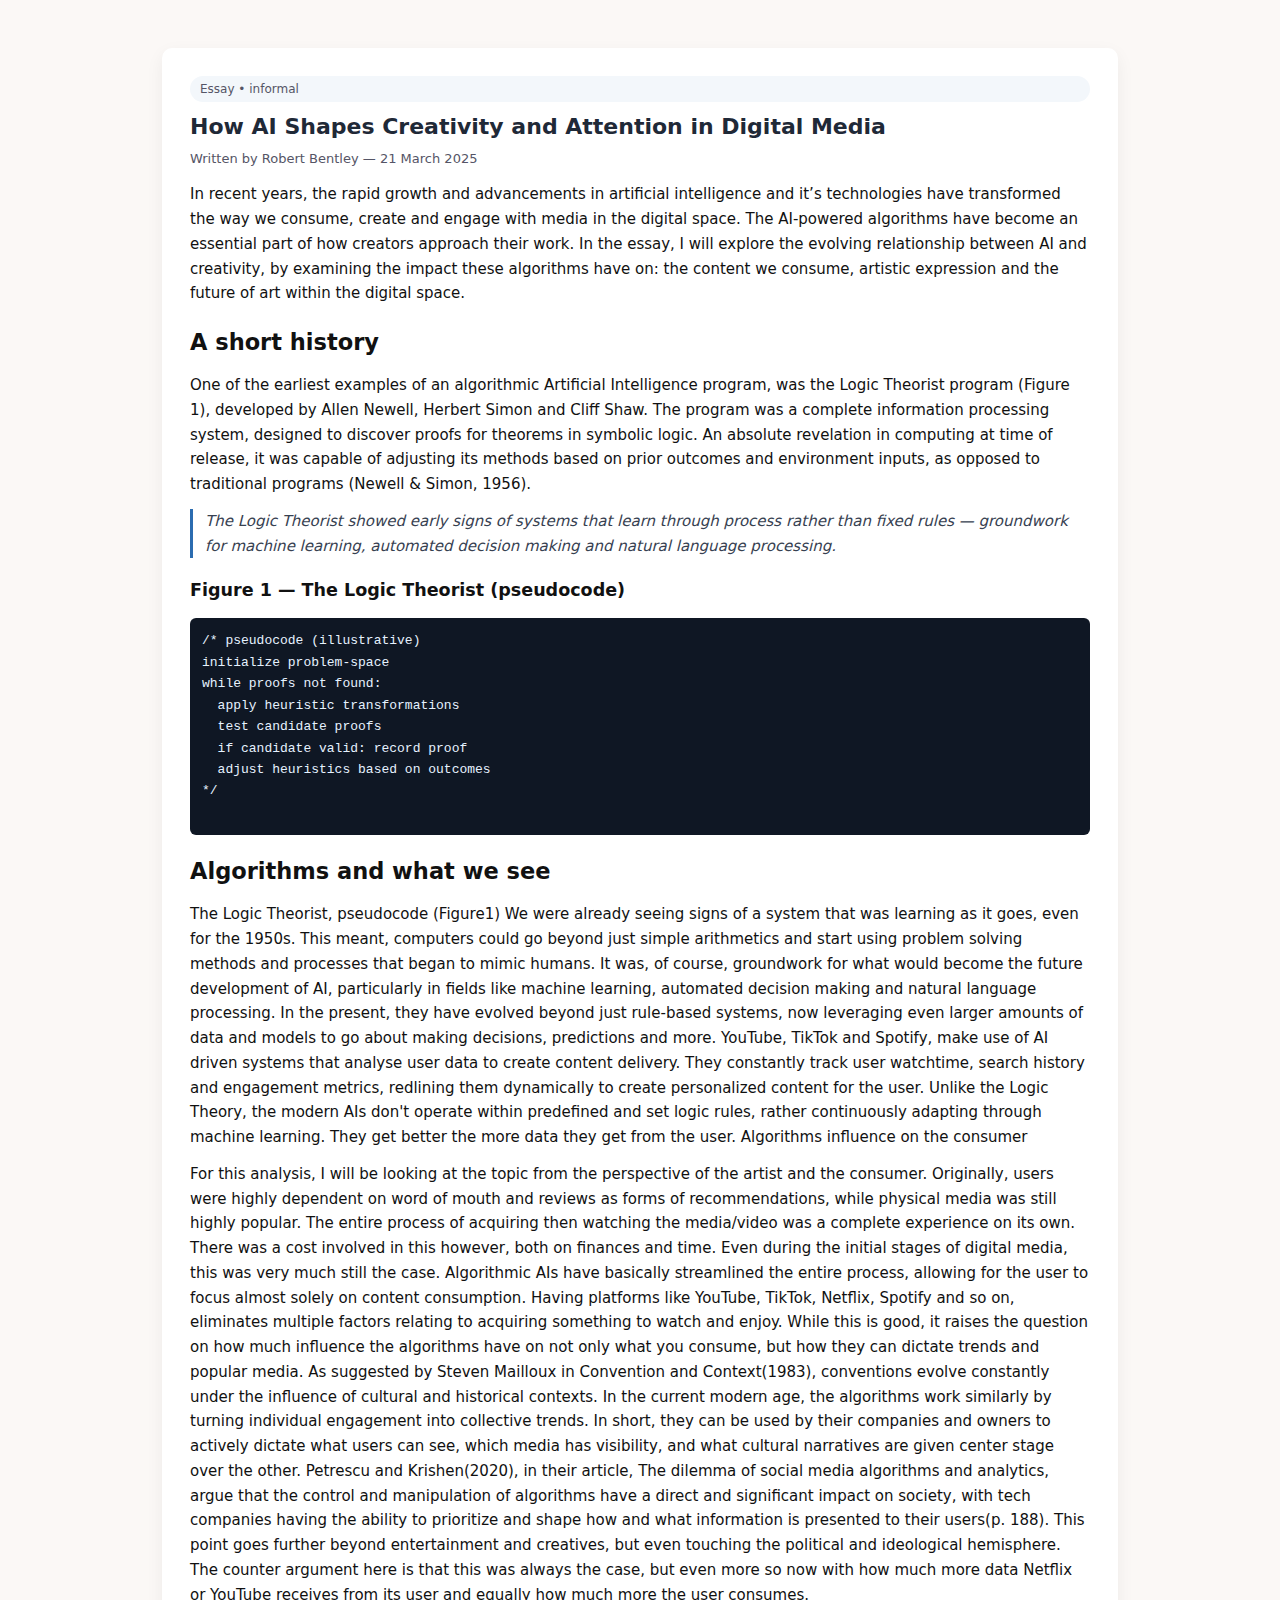
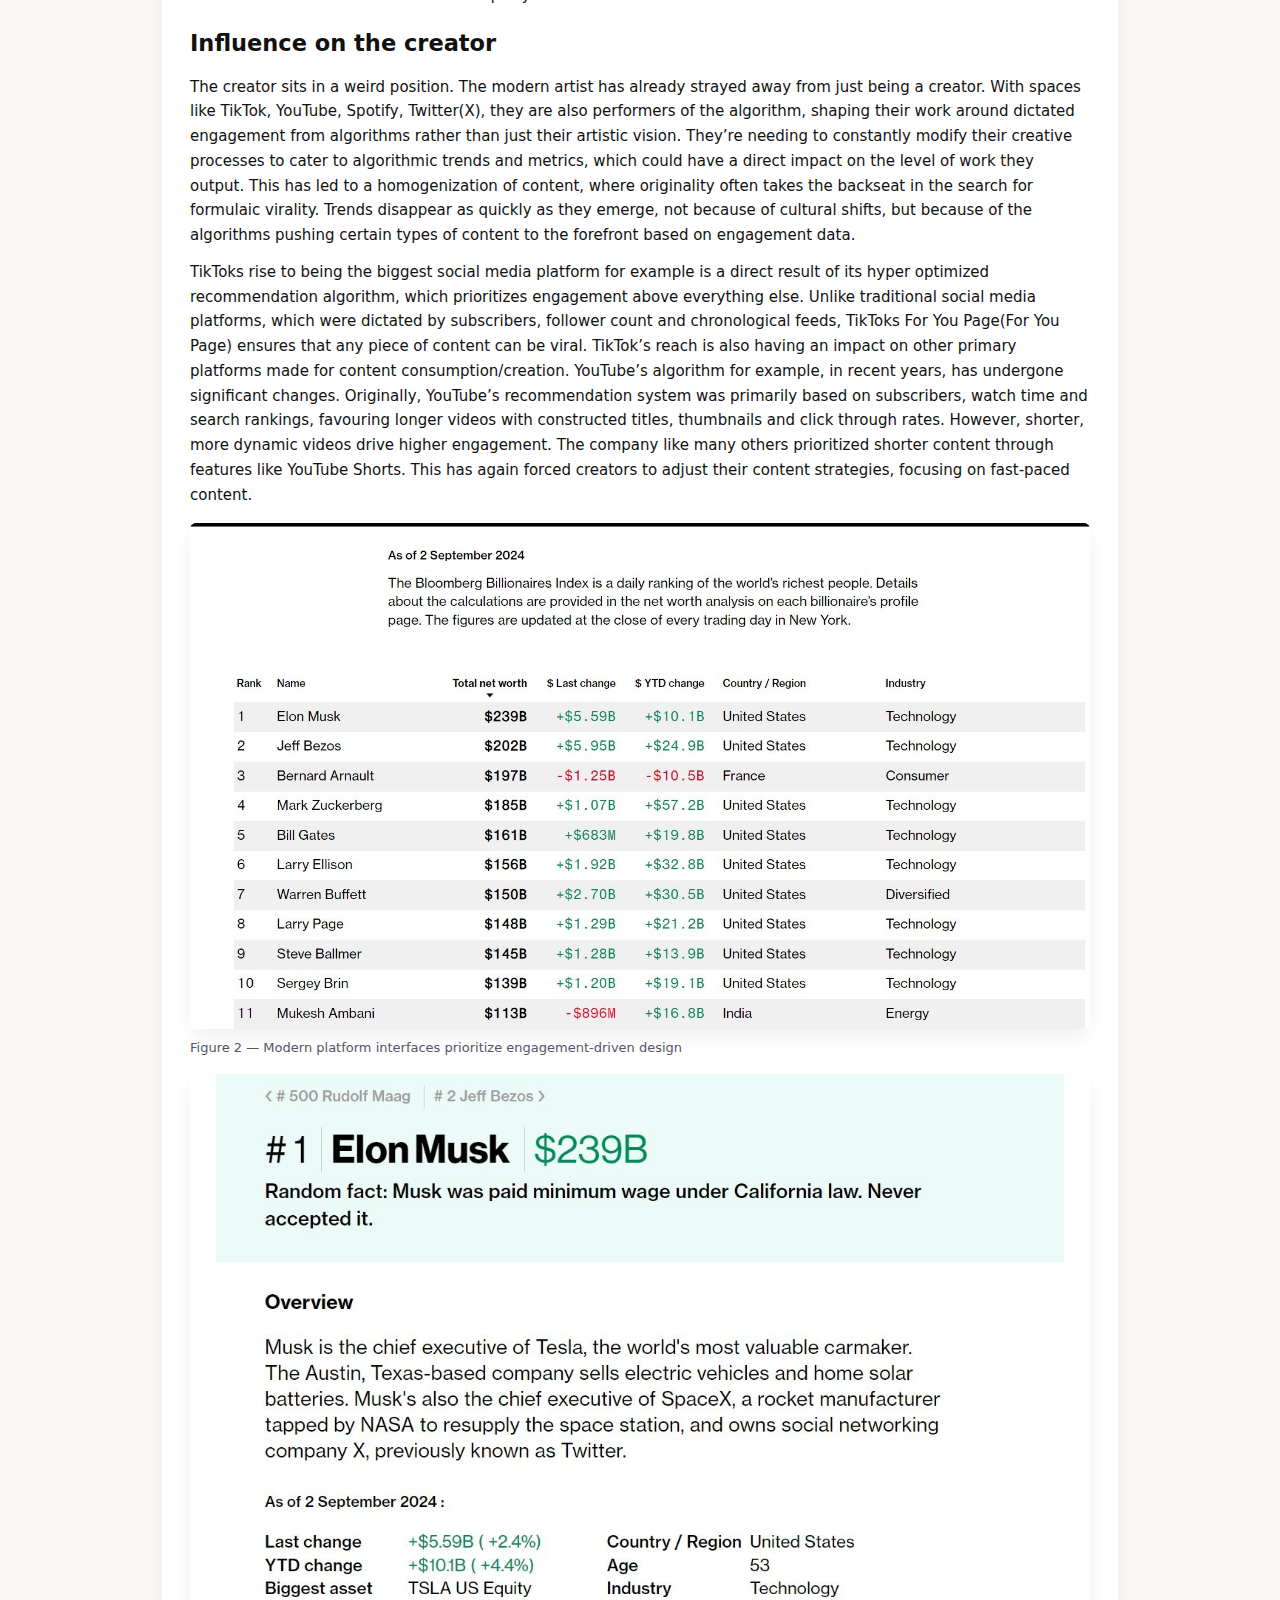
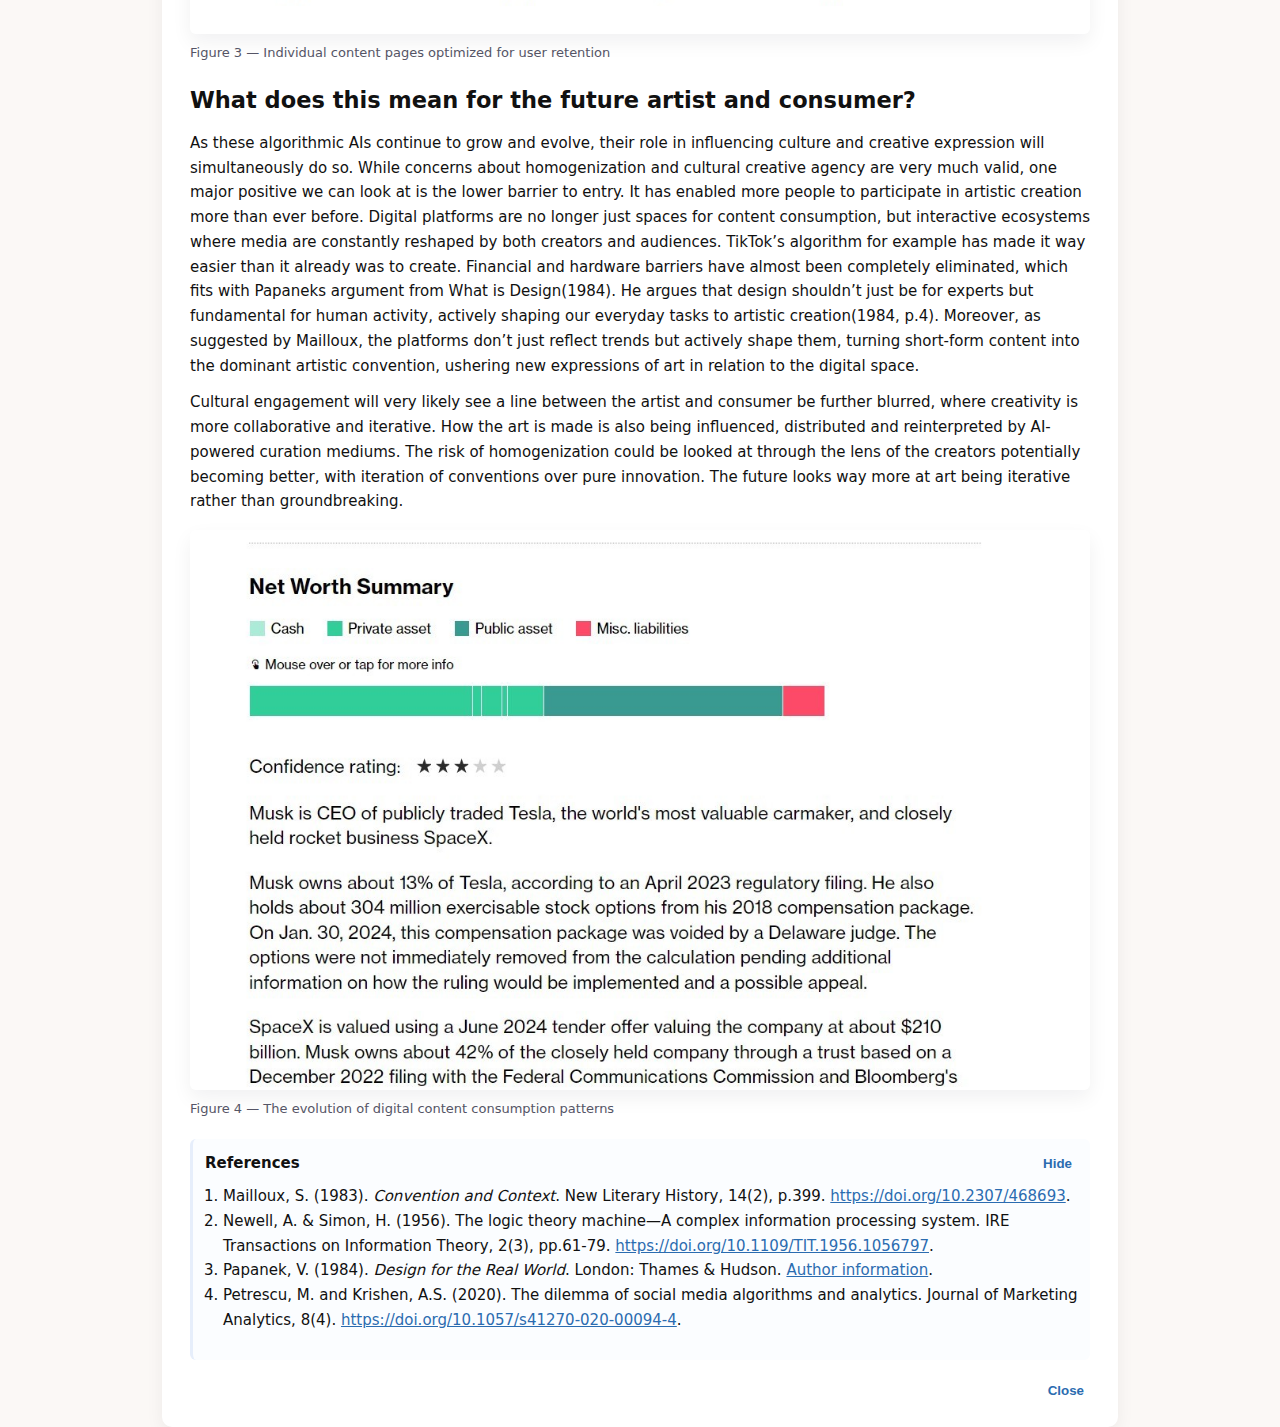
<file: Content/essays/AI-Creativity-Attention-2025.html>
<!doctype html>
<html lang="en">
<head>
<meta charset="utf-8" />
<meta name="viewport" content="width=device-width,initial-scale=1" />
<title>How AI Shapes Creativity and Attention — 21 Mar 2025</title>
<meta name="description" content="An essay exploring how AI-driven algorithms influence creators and audiences — effects on attention, creative practice, and cultural trends." />
<meta name="author" content="Robert Bentley" />
<meta name="robots" content="index,follow" />
<link rel="canonical" href="/Content/essays/AI-Creativity-Attention-2025.html" />
<!-- Open Graph -->
<meta property="og:title" content="How AI Shapes Creativity and Attention — 21 Mar 2025" />
<meta property="og:description" content="An essay exploring how AI-driven algorithms influence creators and audiences — effects on attention, creative practice, and cultural trends." />
<meta property="og:type" content="article" />
<meta property="og:url" content="/Content/essays/AI-Creativity-Attention-2025.html" />
<meta property="og:image" content="/Content/essays/images/Figure1%20Homepage%20and%20list%20with%20clickable%20features.jpg" />
<!-- Twitter Card -->
<meta name="twitter:card" content="summary_large_image" />
<meta name="twitter:title" content="How AI Shapes Creativity and Attention — 21 Mar 2025" />
<meta name="twitter:description" content="An essay exploring how AI-driven algorithms influence creators and audiences — effects on attention, creative practice, and cultural trends." />
<meta name="twitter:image" content="/Content/essays/images/Figure1%20Homepage%20and%20list%20with%20clickable%20features.jpg" />
<link rel="stylesheet" href="../../css/essays.css">

<script type="application/ld+json">
{
  "@context": "https://schema.org",
  "@type": "Article",
  "headline": "How AI Shapes Creativity and Attention — 21 Mar 2025",
  "description": "An essay exploring how AI-driven algorithms influence creators and audiences — effects on attention, creative practice, and cultural trends.",
  "author": { "@type": "Person", "name": "Robert Bentley" },
  "publisher": { "@type": "Organization", "name": "Robert Bentley Portfolio" },
  "datePublished": "2025-03-21",
  "dateModified": "2025-03-21",
  "mainEntityOfPage": { "@type": "WebPage", "@id": "/Content/essays/AI-Creativity-Attention-2025.html" },
  "image": ["/Content/essays/images/Figure1%20Homepage%20and%20list%20with%20clickable%20features.jpg"]
}
</script>
</head>
<body>
<div class="container" role="article" aria-labelledby="article-title">
  <header class="article-header">
    <span class="kicker">Essay • informal</span>
    <h1 id="article-title">How AI Shapes Creativity and Attention in Digital Media</h1>
    <div class="meta">Written by Robert Bentley — <time datetime="2025-03-21">21 March 2025</time></div>
  </header>

  <article class="content" tabindex="0">
    <p>In recent years, the rapid growth and advancements in artificial intelligence and it’s technologies have transformed the way we consume, create and engage with media in the digital space. The AI-powered algorithms have become an essential part of how creators approach their work. In the essay, I will explore the evolving relationship between AI and creativity, by examining the impact these algorithms have on:  the content we consume, artistic expression and the future of art within the digital space.</p>

    <section aria-labelledby="history">
      <h2 id="history">A short history</h2>
      <p>One of the earliest examples of an algorithmic Artificial Intelligence program, was the Logic Theorist program (Figure 1), developed by Allen Newell, Herbert Simon and Cliff Shaw. The program was a complete information processing system, designed to discover proofs for theorems in symbolic logic. An absolute revelation in computing at time of release, it was capable of adjusting its methods based on prior outcomes and environment inputs, as opposed to traditional programs (Newell & Simon, 1956).</p>
      <p class="pull">The Logic Theorist showed early signs of systems that learn through process rather than fixed rules — groundwork for machine learning, automated decision making and natural language processing.</p>

      <h3>Figure 1 — The Logic Theorist (pseudocode)</h3>
      <pre class="pseudocode" aria-label="Logic Theorist pseudocode">
/* pseudocode (illustrative)
initialize problem-space
while proofs not found:
  apply heuristic transformations
  test candidate proofs
  if candidate valid: record proof
  adjust heuristics based on outcomes
*/
      </pre>
    </section>

    <section aria-labelledby="algorithms">
      <h2 id="algorithms">Algorithms and what we see</h2>
      <p>The Logic Theorist, pseudocode (Figure1)
 We were already seeing signs of a system that was learning as it goes, even for the 1950s. This meant, computers could go beyond just simple arithmetics and start using problem solving methods and processes that began to mimic humans. It was, of course, groundwork for what would become the future development of AI, particularly in fields like machine learning, automated decision making and natural language processing. In the present, they have evolved beyond just rule-based systems, now leveraging even larger amounts of data and models to go about making decisions, predictions and more. YouTube, TikTok and Spotify, make use of AI driven systems that analyse user data to create content delivery. They constantly track user watchtime, search history and engagement metrics, redlining them dynamically to create personalized content for the user. Unlike the Logic Theory, the modern AIs don't operate within predefined and set logic rules, rather continuously adapting through machine learning. They get better the more data they get from the user. Algorithms influence on the consumer</p>

      <p>For this analysis, I will be looking at the topic from the perspective of the artist and the consumer. Originally, users were highly dependent on word of mouth and reviews as forms of recommendations, while physical media was still highly popular. The entire process of acquiring then watching the media/video was a complete experience on its own. There was a cost involved in this however, both on finances and time. Even during the initial stages of digital media, this was very much still the case. Algorithmic AIs have basically streamlined the entire process, allowing for the user to focus almost solely on content consumption. Having platforms like YouTube, TikTok, Netflix, Spotify and so on, eliminates multiple factors relating to acquiring something to watch and enjoy. While this is good, it raises the question on how much influence the algorithms have on not only what you consume, but how they can dictate trends and popular media. As suggested by Steven Mailloux in Convention and Context(1983), conventions evolve constantly under the influence of cultural and historical contexts. In the current modern age, the algorithms work similarly by turning individual engagement into collective trends. In short, they can be used by their companies and owners to actively dictate what users can see, which media has visibility, and what cultural narratives are given center stage over the other. Petrescu and Krishen(2020), in their article, The dilemma of social media algorithms and analytics,  argue that the control and manipulation of algorithms have a direct and significant impact on society, with tech companies having the ability to prioritize and shape how and what information is presented to their users(p. 188). This point goes further beyond entertainment and creatives, but even touching the political and ideological hemisphere. The counter argument here is that this was always the case, but even more so now with how much more data Netflix or YouTube receives from its user and equally how much more the user consumes.</p>
    </section>

    <section aria-labelledby="creators">
      <h2 id="creators">Influence on the creator</h2>
      <p>The creator sits in a weird position. The modern artist has already strayed away from just being a creator. With spaces like TikTok, YouTube, Spotify, Twitter(X), they are also performers of the algorithm, shaping their work around dictated engagement from algorithms rather than just their artistic vision. They’re needing to constantly modify their creative processes to cater to algorithmic trends and metrics, which could have a direct impact on the level of work they output. This has led to a homogenization of content, where originality often takes the backseat in the search for formulaic virality. Trends disappear as quickly as they emerge, not because of cultural shifts, but because of the algorithms pushing certain types of content to the forefront based on engagement data.</p>

      <p>TikToks rise to being the biggest social media platform for example is a direct result of its hyper optimized recommendation algorithm, which prioritizes engagement above everything else. Unlike traditional social media platforms, which were dictated by subscribers, follower count and chronological feeds, TikToks For You Page(For You Page) ensures that any piece of content can be viral. TikTok’s reach is also having an impact on other primary platforms made for content consumption/creation. YouTube’s algorithm for example, in recent years, has undergone significant changes. Originally, YouTube’s recommendation system was primarily based on subscribers, watch time and search rankings, favouring longer videos with constructed titles, thumbnails and click through rates. However, shorter, more dynamic videos drive higher engagement. The company like many others prioritized shorter content through features like YouTube Shorts. This has again forced creators to adjust their content strategies, focusing on fast-paced content.</p>
      
      <figure>
        <img src="/Content/essays/images/Figure1%20Homepage%20and%20list%20with%20clickable%20features.jpg" alt="Homepage interface showing clickable features and content organization" />
        <figcaption>Figure 2 — Modern platform interfaces prioritize engagement-driven design</figcaption>
      </figure>

      <figure>
        <img src="/Content/essays/images/Figure2%20Individual%20page.jpg" alt="Individual content page layout" />
        <figcaption>Figure 3 — Individual content pages optimized for user retention</figcaption>
      </figure>
    </section>

    <section aria-labelledby="future">
      <h2 id="future">What does this mean for the future artist and consumer?</h2>
      <p>As these algorithmic AIs continue to grow and evolve, their role in influencing culture and creative expression will simultaneously do so. While concerns about homogenization and cultural creative agency are very much valid, one major positive we can look at is the lower barrier to entry. It has enabled more people to participate in artistic creation more than ever before. Digital platforms are no longer just spaces for content consumption, but interactive ecosystems where media are constantly reshaped by both creators and audiences. TikTok’s algorithm for example has made it way easier than it already was to create. Financial and hardware barriers have almost been completely eliminated, which fits with Papaneks argument from What is Design(1984). He argues that design shouldn’t just be for experts but fundamental for human activity, actively shaping our everyday tasks to artistic creation(1984, p.4). Moreover, as suggested by Mailloux, the platforms don’t just reflect trends but actively shape them, turning short-form content into the dominant artistic convention, ushering new expressions of art in relation to the digital space.</p>

      <p>Cultural engagement will very likely see a line between the artist and consumer be further blurred, where creativity is more collaborative and iterative. How the art is made is also being influenced, distributed and reinterpreted by AI-powered curation mediums. The risk of homogenization could be looked at through the lens of the creators potentially becoming better, with iteration of conventions over pure innovation. The future looks way more at art being iterative rather than groundbreaking.</p>

      <figure>
        <img src="/Content/essays/images/Figure3.jpg" alt="Data visualization or interface example" />
        <figcaption>Figure 4 — The evolution of digital content consumption patterns</figcaption>
      </figure>
    </section>

    <aside class="references" aria-labelledby="refs-title">
      <div style="display:flex;justify-content:space-between;align-items:center">
        <strong id="refs-title">References</strong>
        <div>
          <button class="refs-toggle" id="toggle-refs" aria-expanded="true">Hide</button>
        </div>
      </div>
      <ol id="refs-list" style="margin-top:8px;padding-left:18px">
        <li>Mailloux, S. (1983). <em>Convention and Context</em>. New Literary History, 14(2), p.399. <a class="ref" href="https://doi.org/10.2307/468693">https://doi.org/10.2307/468693</a>.</li>
        <li>Newell, A. &amp; Simon, H. (1956). The logic theory machine—A complex information processing system. IRE Transactions on Information Theory, 2(3), pp.61-79. <a class="ref" href="https://doi.org/10.1109/TIT.1956.1056797">https://doi.org/10.1109/TIT.1956.1056797</a>.</li>
        <li>Papanek, V. (1984). <em>Design for the Real World</em>. London: Thames &amp; Hudson. <a class="ref" href="https://en.wikipedia.org/wiki/Victor_Papanek">Author information</a>.</li>
        <li>Petrescu, M. and Krishen, A.S. (2020). The dilemma of social media algorithms and analytics. Journal of Marketing Analytics, 8(4). <a class="ref" href="https://doi.org/10.1057/s41270-020-00094-4">https://doi.org/10.1057/s41270-020-00094-4</a>.</li>
      </ol>
    </aside>

  </article>

  <footer class="article-footer">
    <div></div>
    <div><button class="close-btn" id="close" aria-label="Close essay">Close</button></div>
  </footer>
</div>

<script src="../../js/essay.js" defer></script>
</body>
</html>
</file>
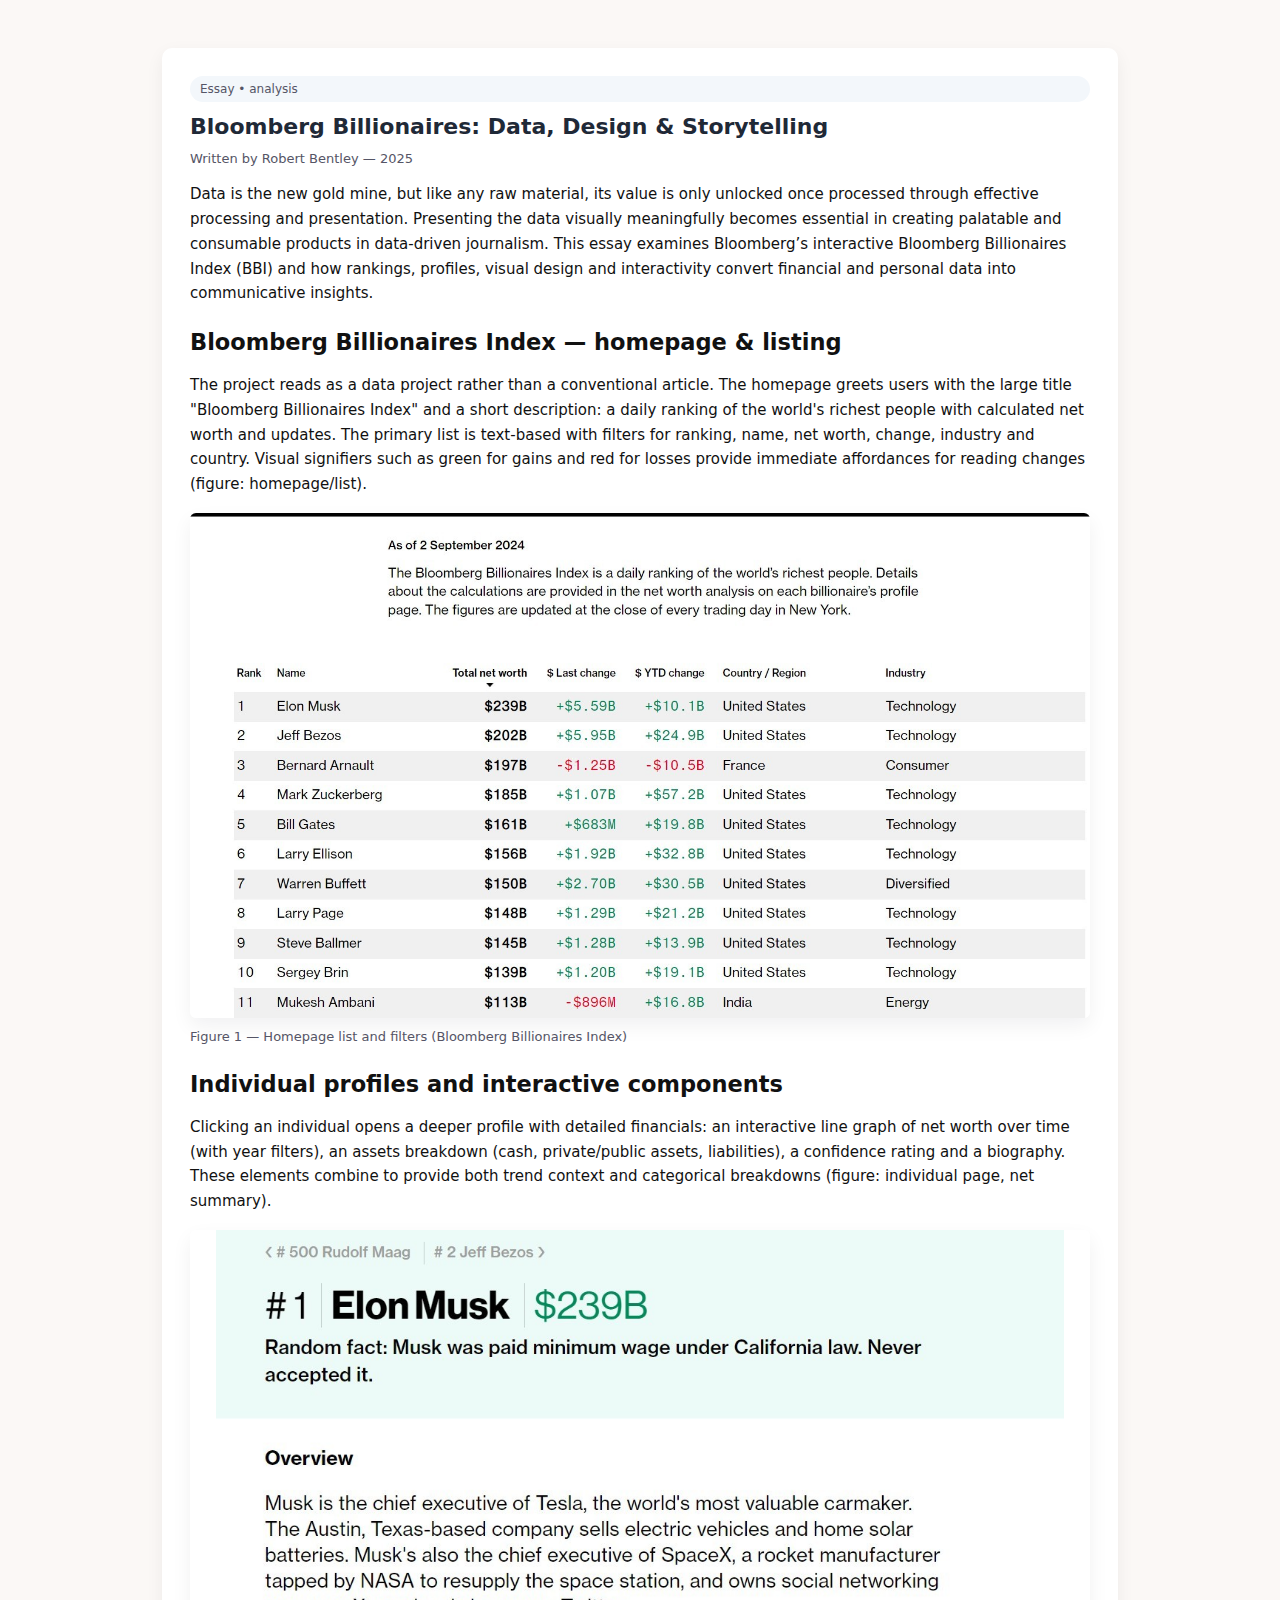
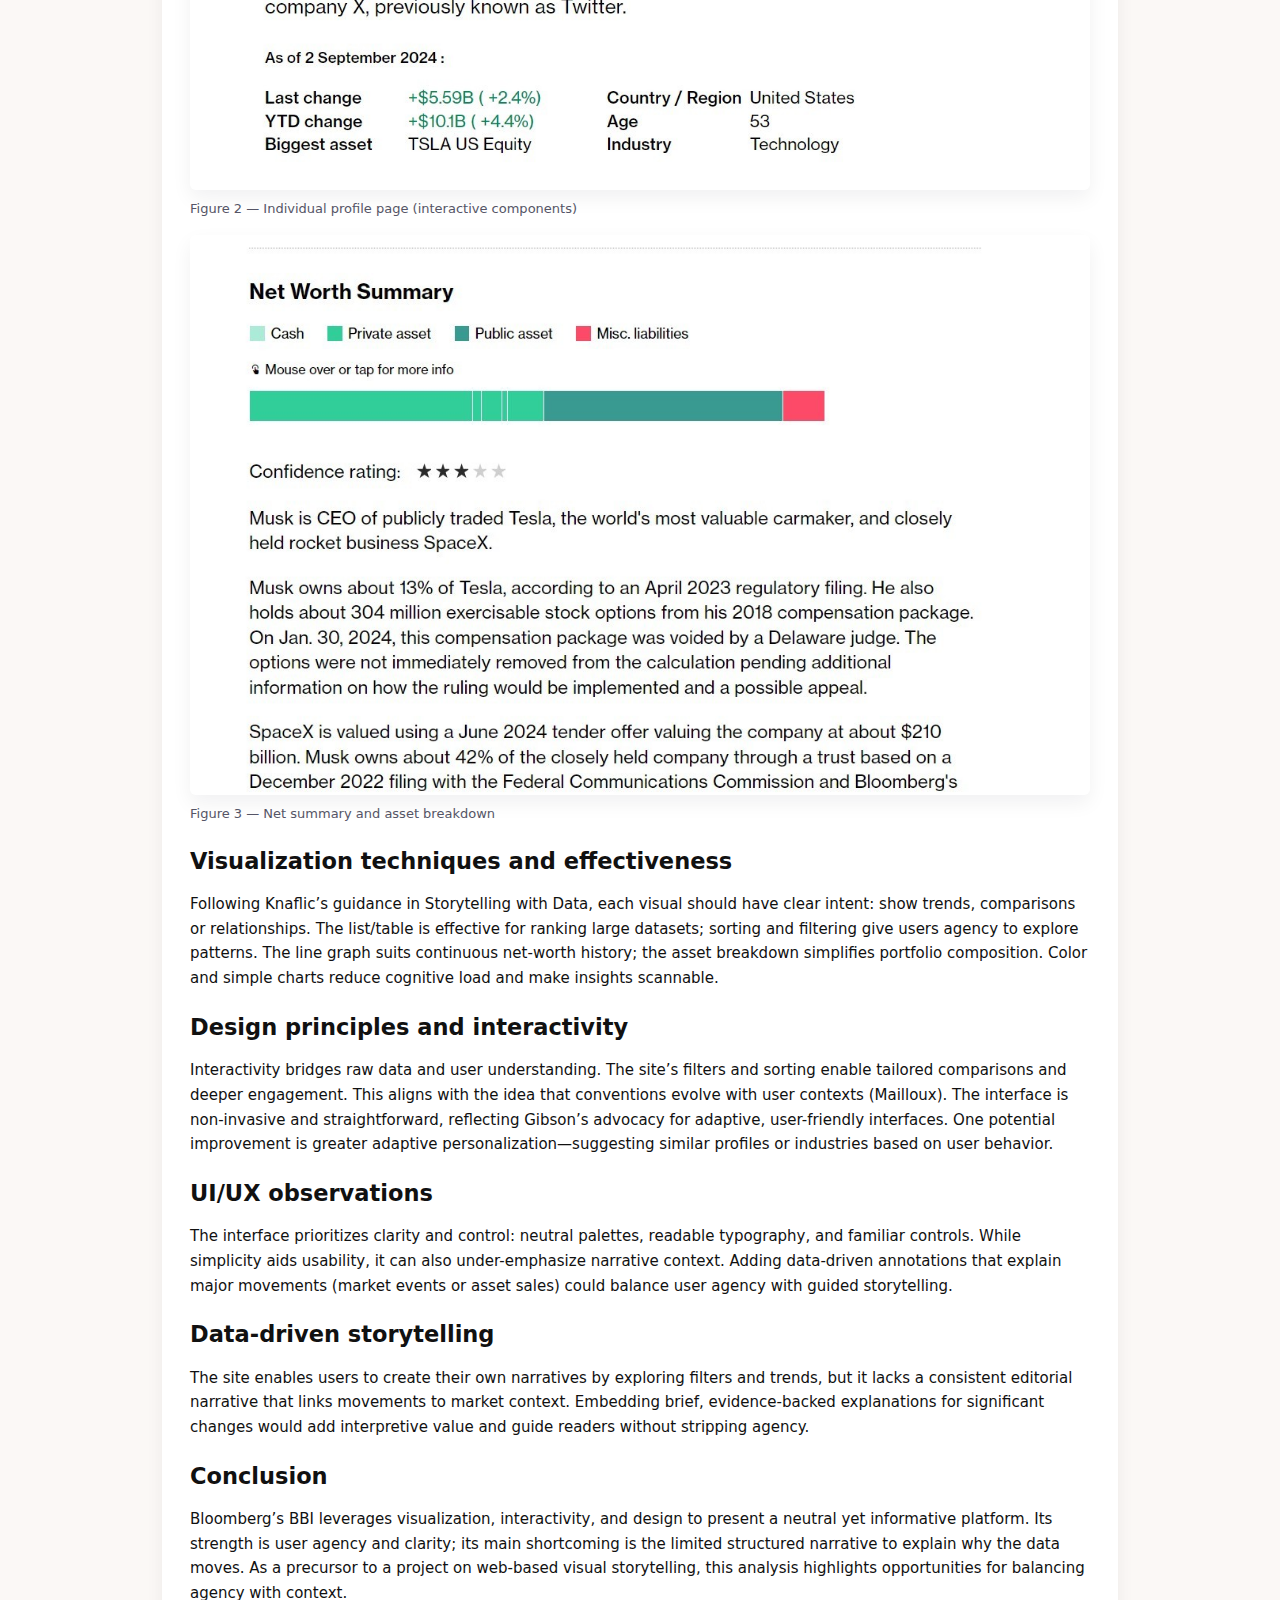
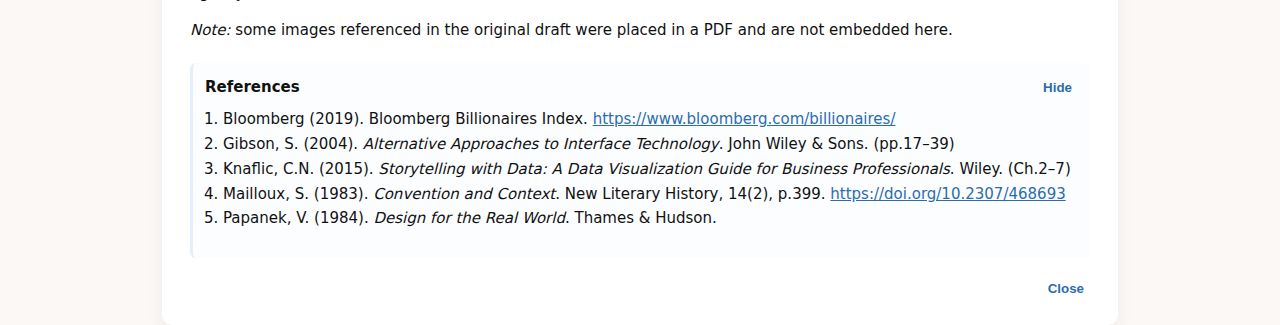
<file: Content/essays/Bloomberg-Billionaires-Analysis-2025.html>
<!doctype html>
<html lang="en">
<head>
<meta charset="utf-8" />
<meta name="viewport" content="width=device-width,initial-scale=1" />
<title>Bloomberg Billionaires: Data, Design & Storytelling — 2025</title>
<meta name="description" content="Analysis of Bloomberg's Billionaires Index — how visualization, interactivity and design shape data-driven storytelling and user understanding." />
<meta name="author" content="Robert Bentley" />
<meta name="robots" content="index,follow" />
<link rel="canonical" href="/Content/essays/Bloomberg-Billionaires-Analysis-2025.html" />
<!-- Open Graph -->
<meta property="og:title" content="Bloomberg Billionaires: Data, Design & Storytelling — 2025" />
<meta property="og:description" content="Analysis of Bloomberg's Billionaires Index — visualization, interactivity and editorial decisions that shape data storytelling." />
<meta property="og:type" content="article" />
<meta property="og:url" content="/Content/essays/Bloomberg-Billionaires-Analysis-2025.html" />
<meta property="og:image" content="/Content/essays/images/Figure1%20Homepage%20and%20list%20with%20clickable%20features.jpg" />
<!-- Twitter Card -->
<meta name="twitter:card" content="summary_large_image" />
<meta name="twitter:title" content="Bloomberg Billionaires: Data, Design & Storytelling — 2025" />
<meta name="twitter:description" content="Analysis of Bloomberg's Billionaires Index — visualization, interactivity and editorial decisions that shape data storytelling." />
<meta name="twitter:image" content="/Content/essays/images/Figure1%20Homepage%20and%20list%20with%20clickable%20features.jpg" />
<link rel="stylesheet" href="../../css/essays.css">

<script type="application/ld+json">
{
  "@context": "https://schema.org",
  "@type": "Article",
  "headline": "Bloomberg Billionaires: Data, Design & Storytelling — 2025",
  "description": "Analysis of Bloomberg's Billionaires Index — visualization, interactivity and editorial decisions that shape data storytelling.",
  "author": { "@type": "Person", "name": "Robert Bentley" },
  "publisher": { "@type": "Organization", "name": "Robert Bentley Portfolio" },
  "datePublished": "2025-01-01",
  "dateModified": "2025-01-01",
  "mainEntityOfPage": { "@type": "WebPage", "@id": "/Content/essays/Bloomberg-Billionaires-Analysis-2025.html" },
  "image": ["/Content/essays/images/Figure1%20Homepage%20and%20list%20with%20clickable%20features.jpg"]
}
</script>
</head>
<body>
<div class="container" role="article" aria-labelledby="article-title">
  <header class="article-header">
    <span class="kicker">Essay • analysis</span>
    <h1 id="article-title">Bloomberg Billionaires: Data, Design & Storytelling</h1>
    <div class="meta">Written by Robert Bentley — <time datetime="2025-01-01">2025</time></div>
  </header>

  <article class="content" tabindex="0">
    <p>Data is the new gold mine, but like any raw material, its value is only unlocked once processed through effective processing and presentation. Presenting the data visually meaningfully becomes essential in creating palatable and consumable products in data-driven journalism. This essay examines Bloomberg’s interactive Bloomberg Billionaires Index (BBI) and how rankings, profiles, visual design and interactivity convert financial and personal data into communicative insights.</p>

    <section>
      <h2>Bloomberg Billionaires Index — homepage & listing</h2>
      <p>The project reads as a data project rather than a conventional article. The homepage greets users with the large title "Bloomberg Billionaires Index" and a short description: a daily ranking of the world's richest people with calculated net worth and updates. The primary list is text-based with filters for ranking, name, net worth, change, industry and country. Visual signifiers such as green for gains and red for losses provide immediate affordances for reading changes (figure: homepage/list).</p>

      <figure>
        <img src="/Content/essays/images/Figure1%20Homepage%20and%20list%20with%20clickable%20features.jpg" alt="Bloomberg Billionaires Index homepage list with filters and colored gain/loss indicators" class="figure-img">
        <figcaption>Figure 1 — Homepage list and filters (Bloomberg Billionaires Index)</figcaption>
      </figure>
    </section>

    <section>
      <h2>Individual profiles and interactive components</h2>
      <p>Clicking an individual opens a deeper profile with detailed financials: an interactive line graph of net worth over time (with year filters), an assets breakdown (cash, private/public assets, liabilities), a confidence rating and a biography. These elements combine to provide both trend context and categorical breakdowns (figure: individual page, net summary).</p>

      <figure>
        <img src="/Content/essays/images/Figure2%20Individual%20page.jpg" alt="Individual profile page showing biography, filters and interactive net-worth graph" class="figure-img">
        <figcaption>Figure 2 — Individual profile page (interactive components)</figcaption>
      </figure>

      <figure>
        <img src="/Content/essays/images/Figure3.jpg" alt="Net worth summary visualization and asset breakdown (cash, private, public, liabilities)" class="figure-img">
        <figcaption>Figure 3 — Net summary and asset breakdown</figcaption>
      </figure>
    </section>

    <section>
      <h2>Visualization techniques and effectiveness</h2>
      <p>Following Knaflic’s guidance in Storytelling with Data, each visual should have clear intent: show trends, comparisons or relationships. The list/table is effective for ranking large datasets; sorting and filtering give users agency to explore patterns. The line graph suits continuous net-worth history; the asset breakdown simplifies portfolio composition. Color and simple charts reduce cognitive load and make insights scannable.</p>
    </section>

    <section>
      <h2>Design principles and interactivity</h2>
      <p>Interactivity bridges raw data and user understanding. The site’s filters and sorting enable tailored comparisons and deeper engagement. This aligns with the idea that conventions evolve with user contexts (Mailloux). The interface is non-invasive and straightforward, reflecting Gibson’s advocacy for adaptive, user-friendly interfaces. One potential improvement is greater adaptive personalization—suggesting similar profiles or industries based on user behavior.</p>
    </section>

    <section>
      <h2>UI/UX observations</h2>
      <p>The interface prioritizes clarity and control: neutral palettes, readable typography, and familiar controls. While simplicity aids usability, it can also under-emphasize narrative context. Adding data-driven annotations that explain major movements (market events or asset sales) could balance user agency with guided storytelling.</p>
    </section>

    <section>
      <h2>Data-driven storytelling</h2>
      <p>The site enables users to create their own narratives by exploring filters and trends, but it lacks a consistent editorial narrative that links movements to market context. Embedding brief, evidence-backed explanations for significant changes would add interpretive value and guide readers without stripping agency.</p>
    </section>

    <section>
      <h2>Conclusion</h2>
      <p>Bloomberg’s BBI leverages visualization, interactivity, and design to present a neutral yet informative platform. Its strength is user agency and clarity; its main shortcoming is the limited structured narrative to explain why the data moves. As a precursor to a project on web-based visual storytelling, this analysis highlights opportunities for balancing agency with context.</p>
      <p><em>Note:</em> some images referenced in the original draft were placed in a PDF and are not embedded here.</p>
    </section>

    <aside class="references" aria-labelledby="refs-title">
      <div style="display:flex;justify-content:space-between;align-items:center">
        <strong id="refs-title">References</strong>
        <div>
          <button class="refs-toggle" id="toggle-refs" aria-expanded="true">Hide</button>
        </div>
      </div>
      <ol id="refs-list" style="margin-top:8px;padding-left:18px">
        <li>Bloomberg (2019). Bloomberg Billionaires Index. <a class="ref" href="https://www.bloomberg.com/billionaires/">https://www.bloomberg.com/billionaires/</a></li>
        <li>Gibson, S. (2004). <em>Alternative Approaches to Interface Technology</em>. John Wiley &amp; Sons. (pp.17–39)</li>
        <li>Knaflic, C.N. (2015). <em>Storytelling with Data: A Data Visualization Guide for Business Professionals</em>. Wiley. (Ch.2–7)</li>
        <li>Mailloux, S. (1983). <em>Convention and Context</em>. New Literary History, 14(2), p.399. <a class="ref" href="https://doi.org/10.2307/468693">https://doi.org/10.2307/468693</a></li>
        <li>Papanek, V. (1984). <em>Design for the Real World</em>. Thames &amp; Hudson.</li>
      </ol>
    </aside>

  </article>

  <footer class="article-footer">
    <div></div>
    <div><button class="close-btn" id="close" aria-label="Close essay">Close</button></div>
  </footer>
</div>

<script src="../../js/essay.js" defer></script>
</body>
</html>
</file>
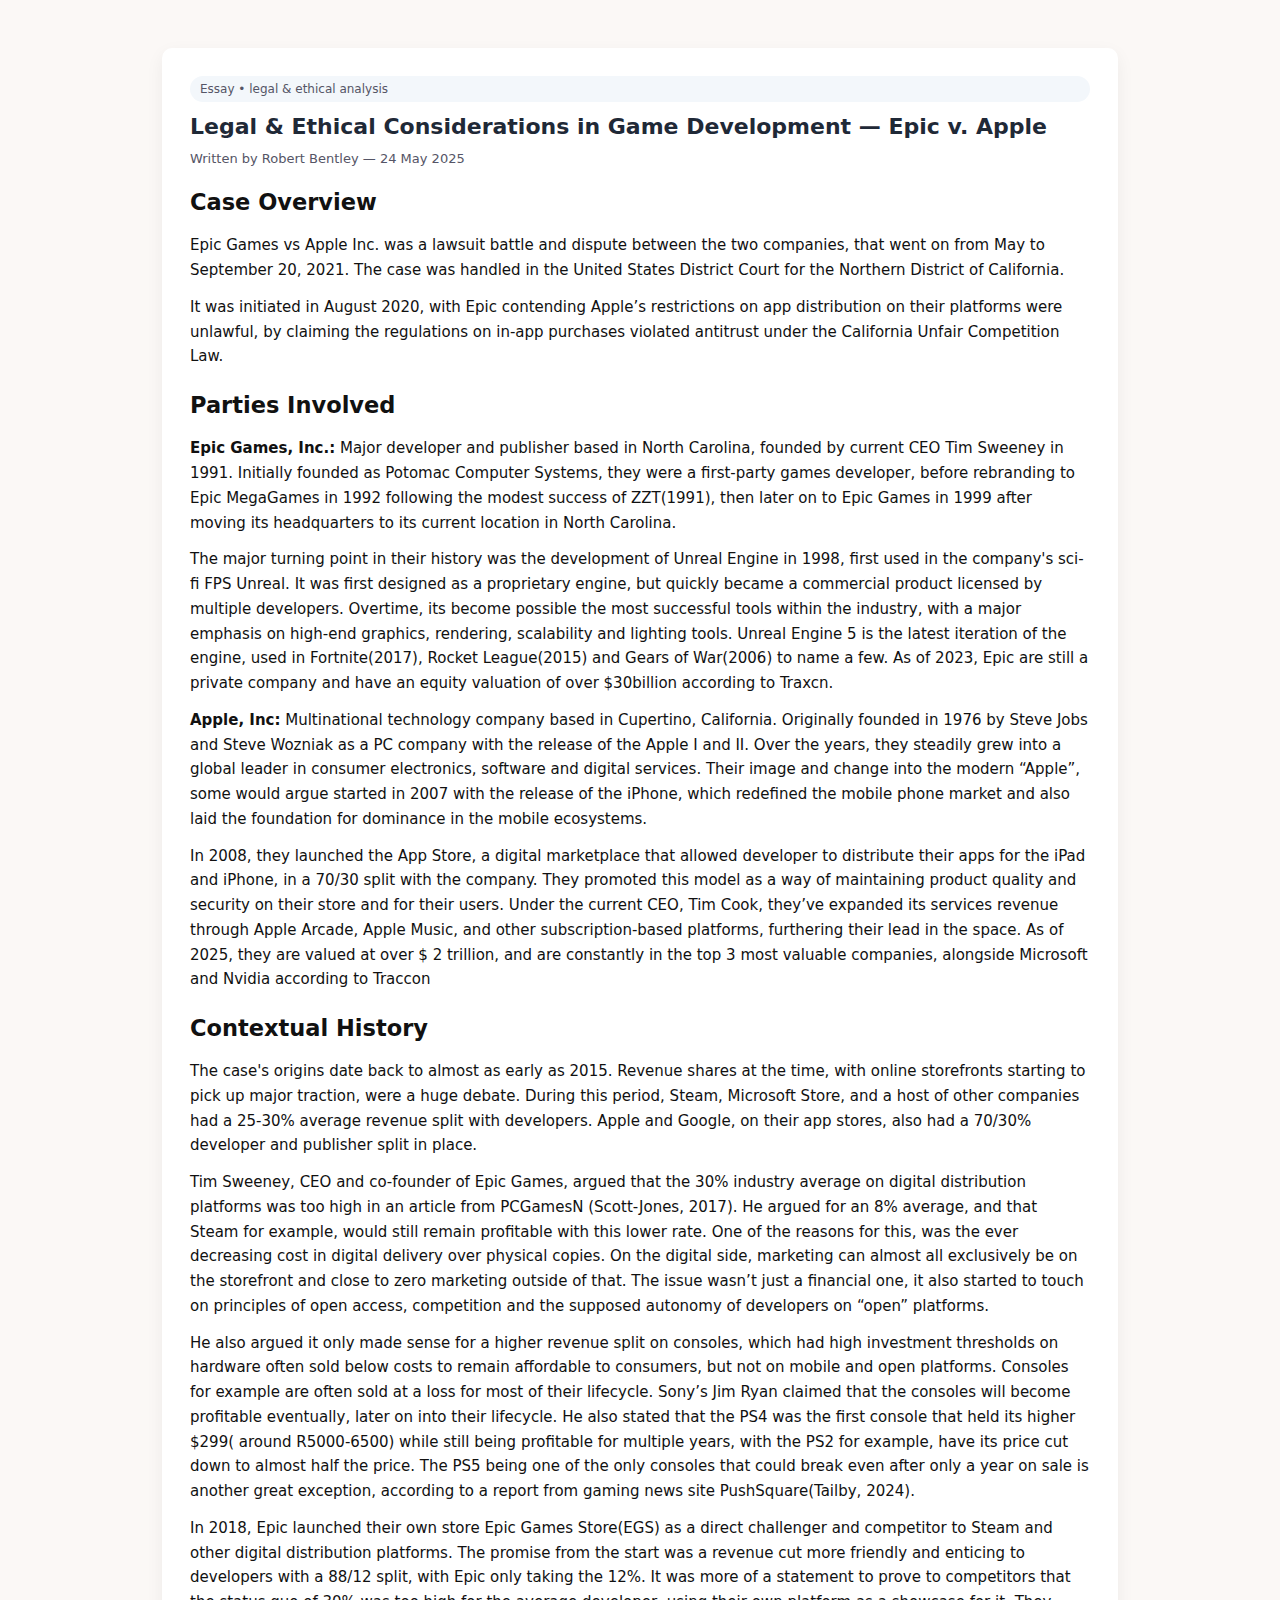
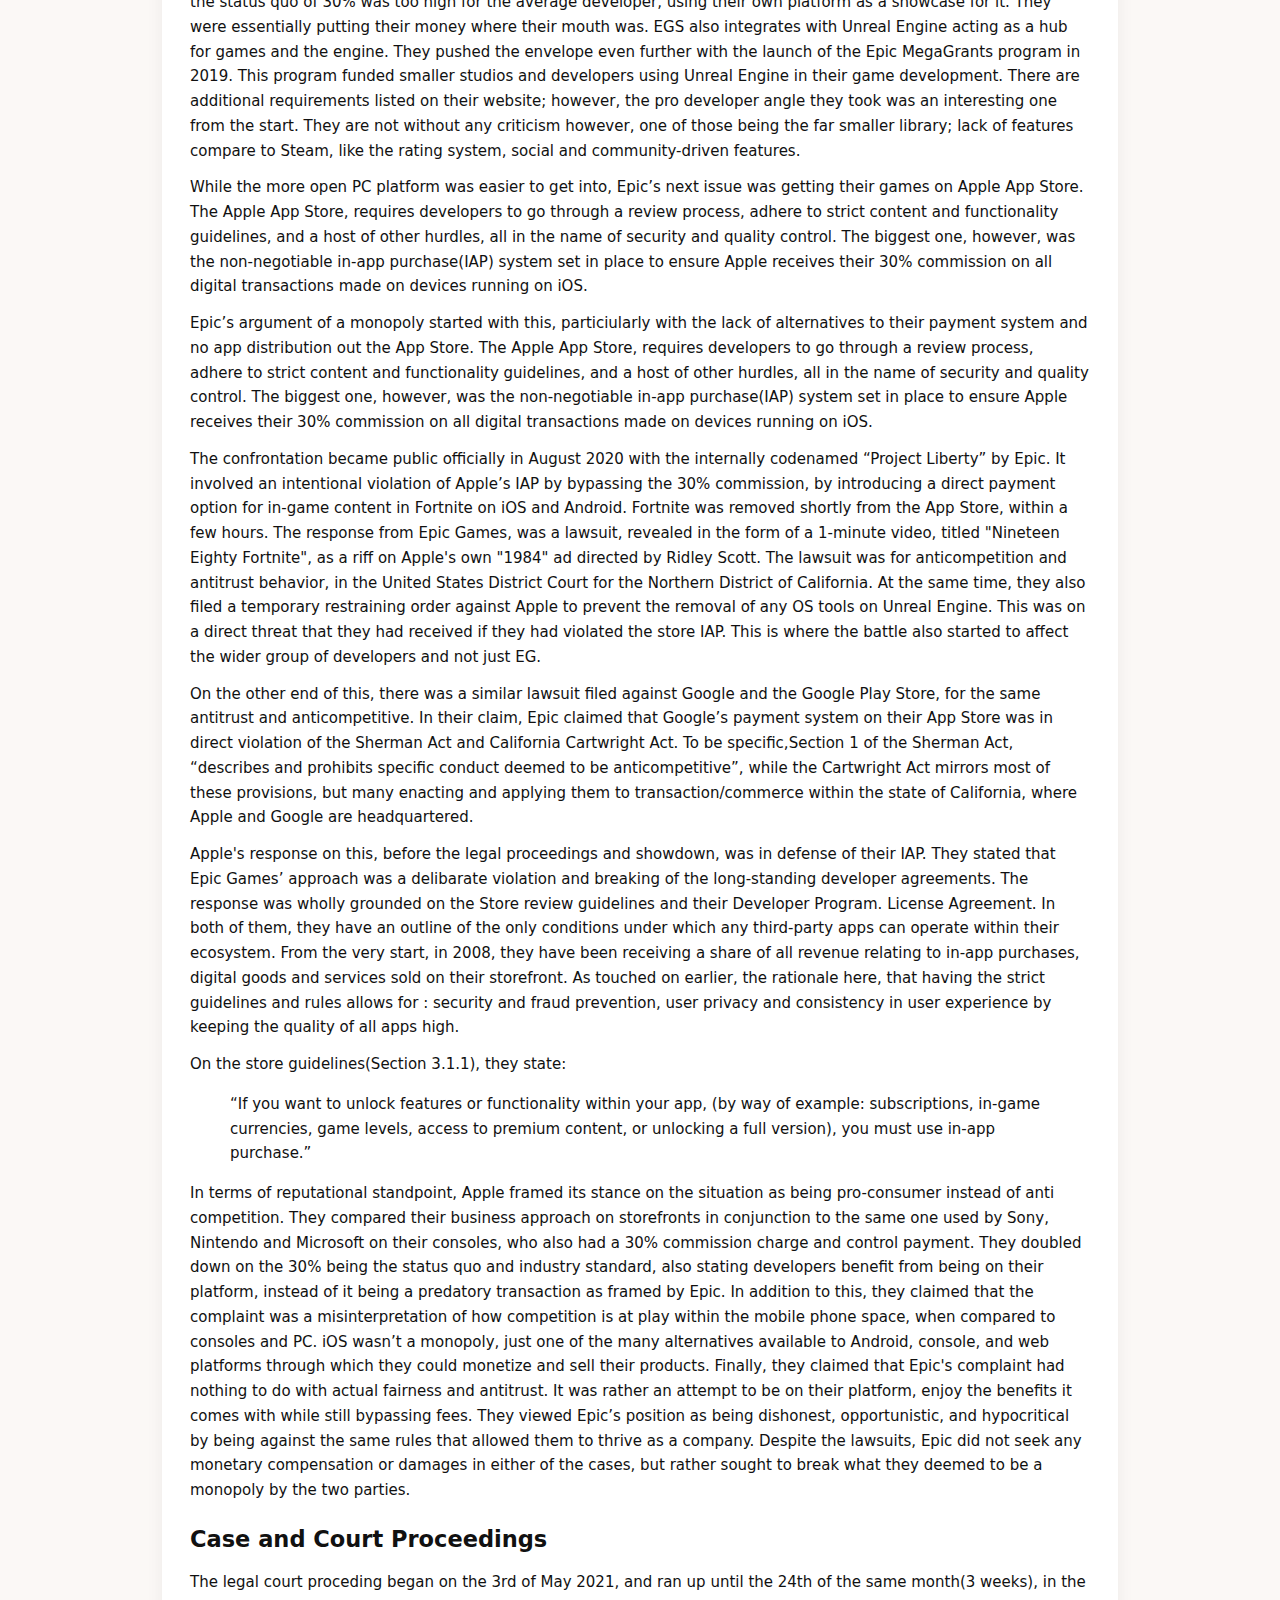
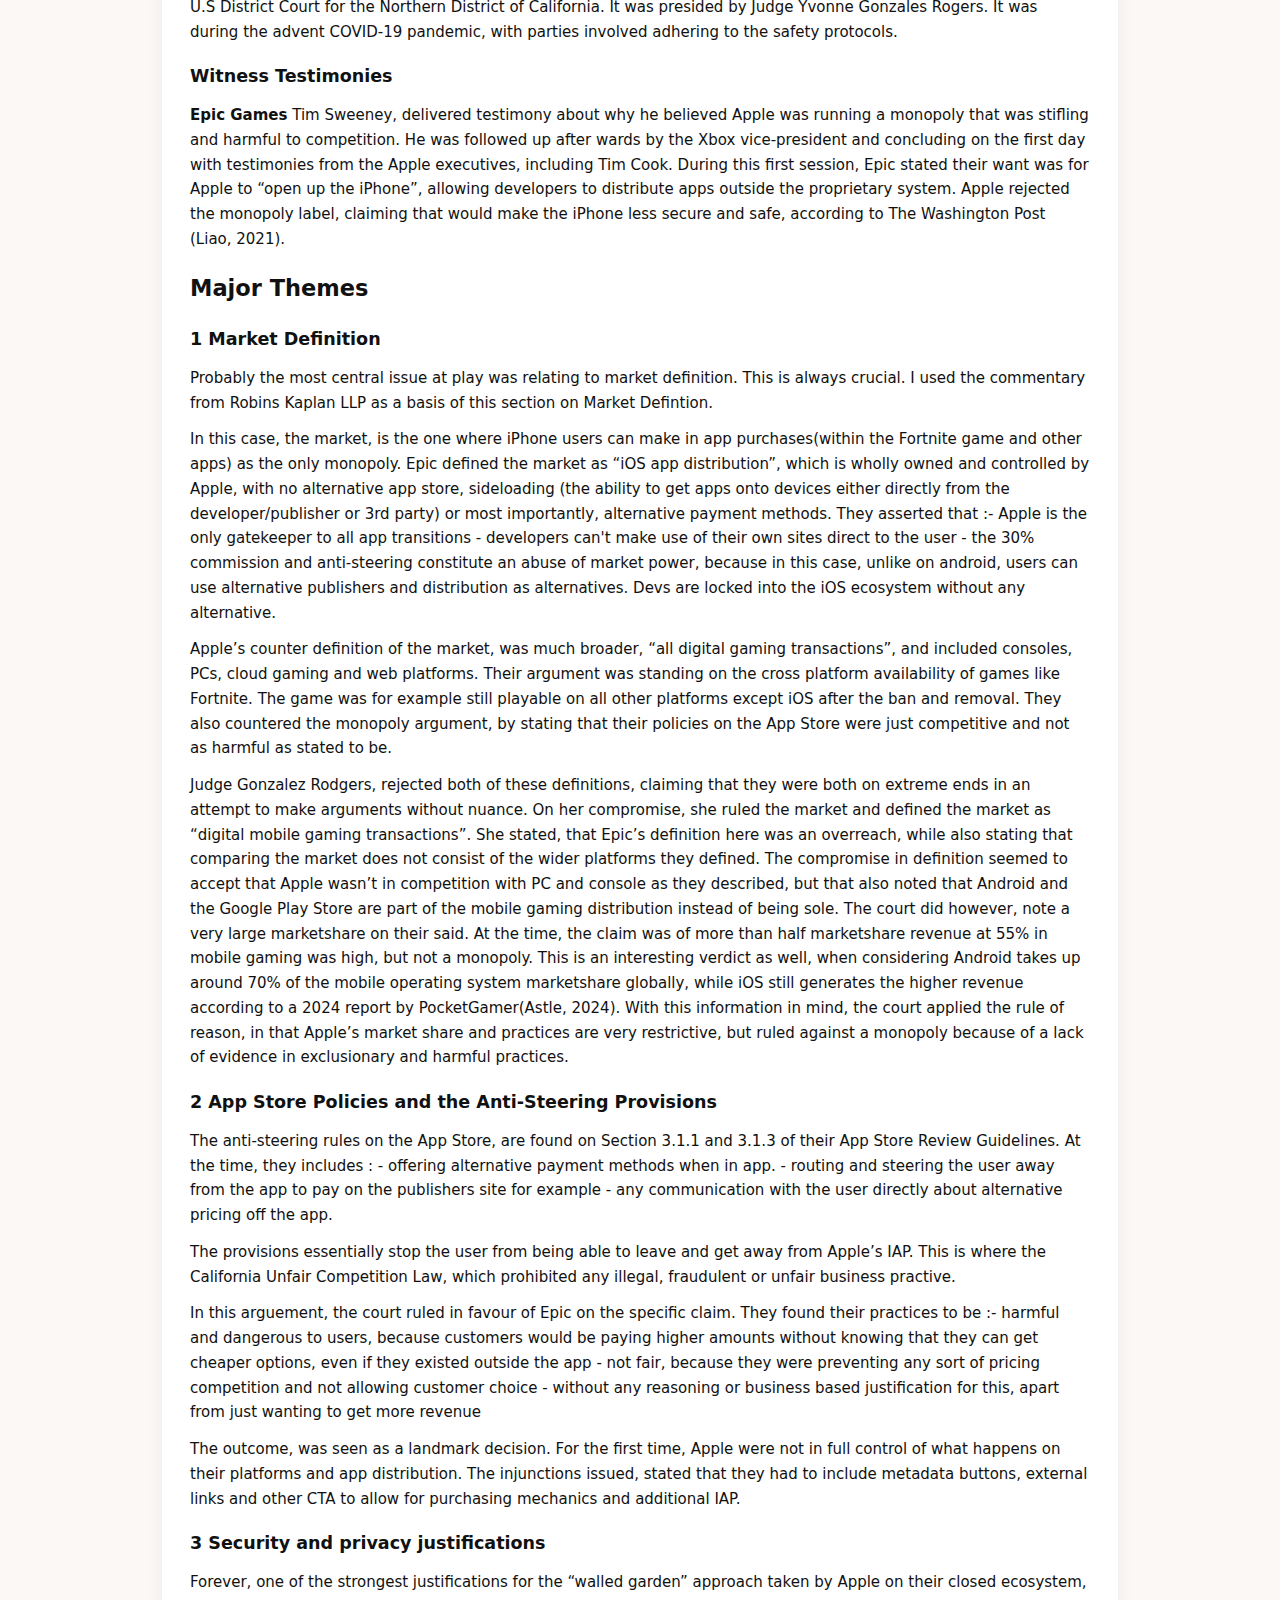
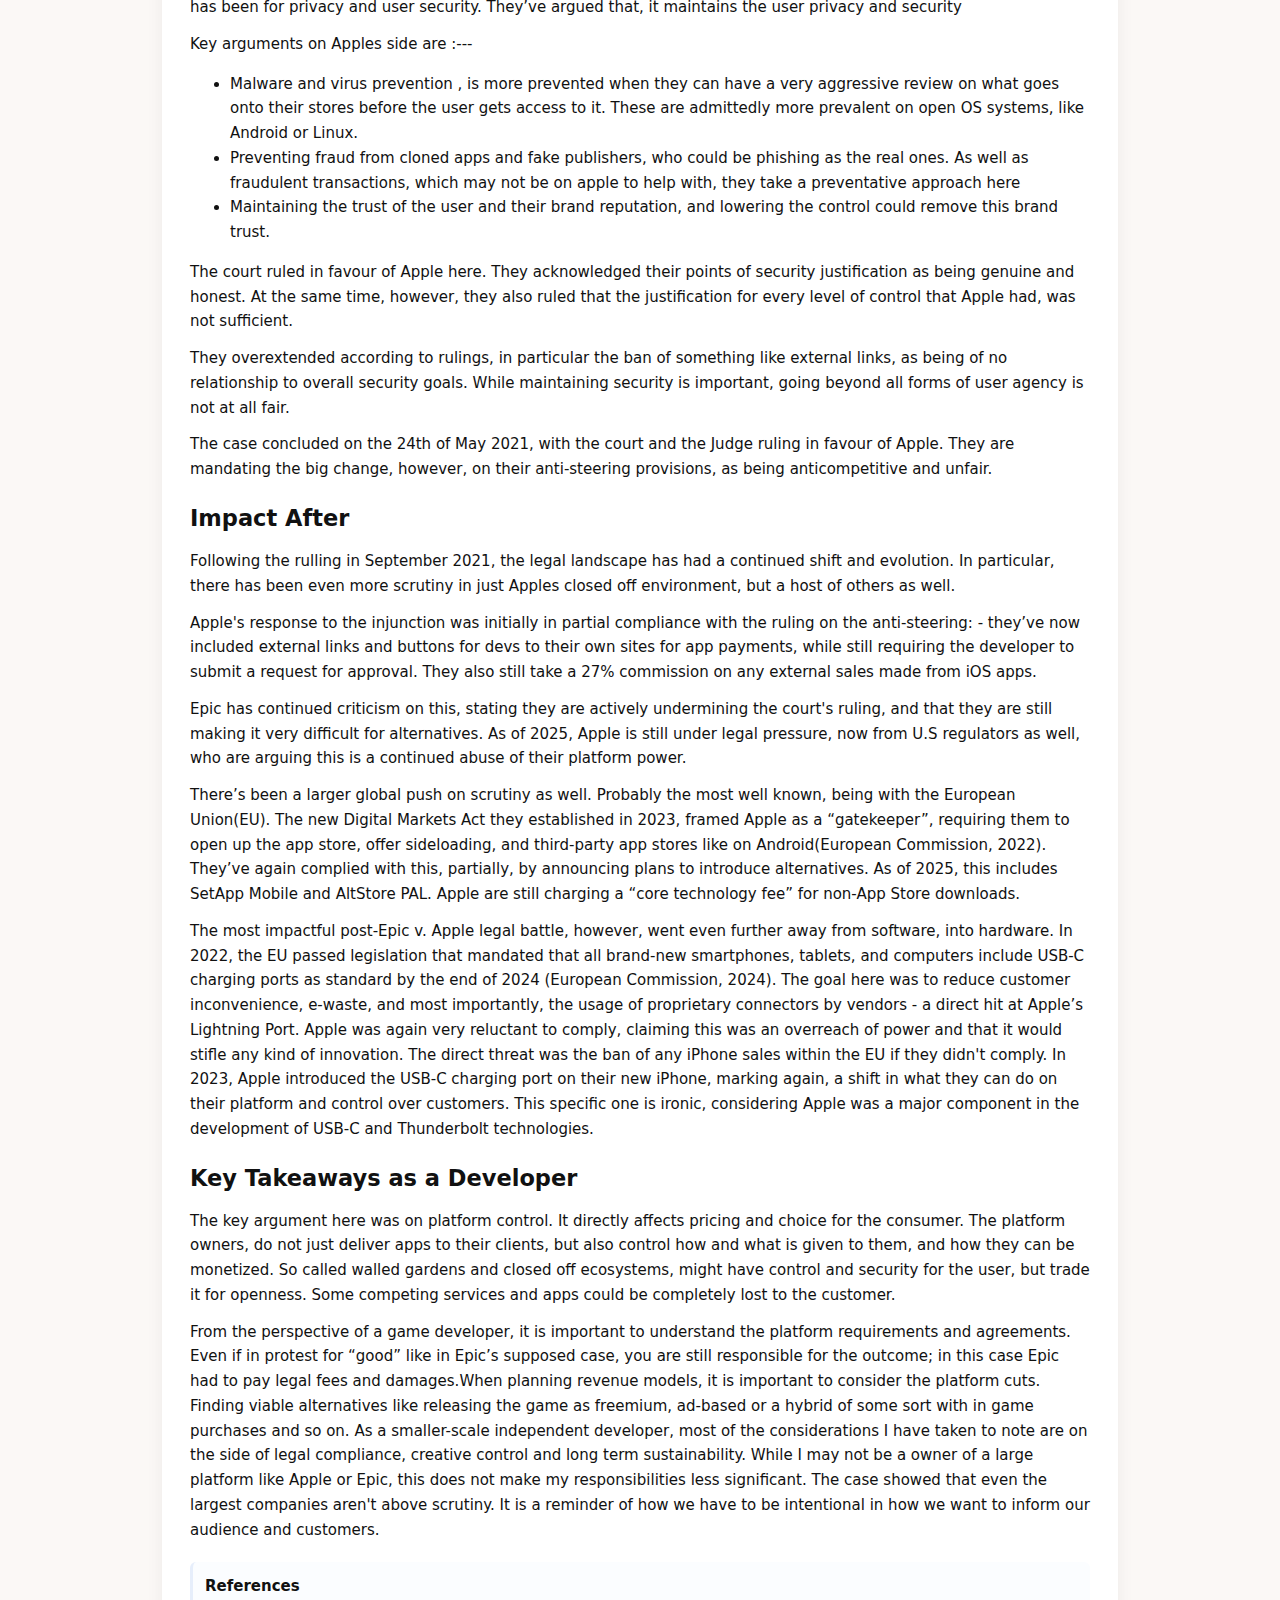
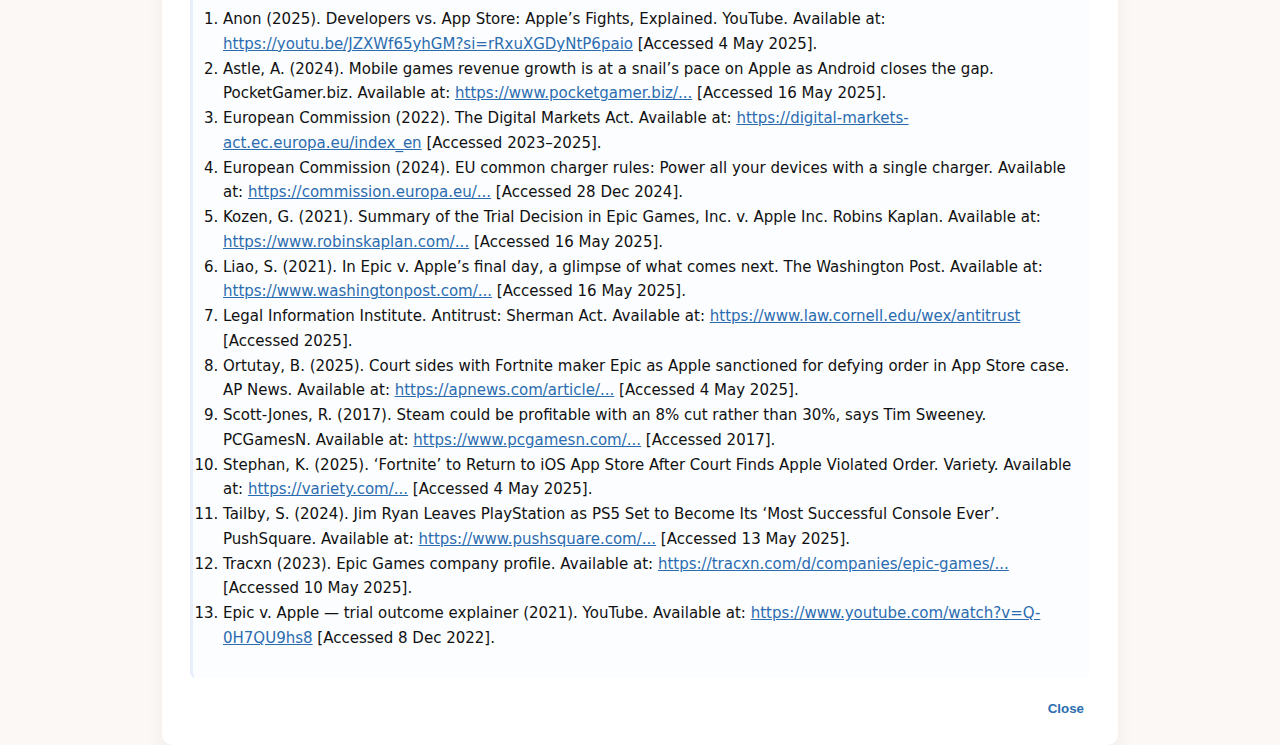
<file: Content/essays/Legal-Ethical-Game-Development-Epic-vs-Apple-2025.html>
<!doctype html>
<html lang="en">
<head>
<meta charset="utf-8" />
<meta name="viewport" content="width=device-width,initial-scale=1" />
<title>Legal & Ethical Considerations in Game Development — Epic v. Apple (2025)</title>
<meta name="description" content="An analysis of Epic Games v. Apple and its legal and ethical implications for game development and platform governance." />
<meta name="author" content="Robert Bentley" />
<meta name="robots" content="index,follow" />
<link rel="canonical" href="/Content/essays/Legal-Ethical-Game-Development-Epic-vs-Apple-2025.html" />
<!-- Open Graph -->
<meta property="og:title" content="Legal & Ethical Considerations in Game Development — Epic v. Apple (2025)" />
<meta property="og:description" content="An analysis of Epic Games v. Apple and its legal and ethical implications for game development and platform governance." />
<meta property="og:type" content="article" />
<meta property="og:url" content="/Content/essays/Legal-Ethical-Game-Development-Epic-vs-Apple-2025.html" />
<link rel="stylesheet" href="../../css/essays.css">
<script type="application/ld+json">
{
  "@context": "https://schema.org",
  "@type": "Article",
  "headline": "Legal & Ethical Considerations in Game Development — Epic v. Apple (2025)",
  "description": "An analysis of Epic Games v. Apple and its legal and ethical implications for game development and platform governance.",
  "author": { "@type": "Person", "name": "Robert Bentley" },
  "publisher": { "@type": "Organization", "name": "Robert Bentley Portfolio" },
  "datePublished": "2025-05-24",
  "dateModified": "2025-05-24",
  "mainEntityOfPage": { "@type": "WebPage", "@id": "/Content/essays/Legal-Ethical-Game-Development-Epic-vs-Apple-2025.html" }
}
</script>
</head>
<body>
<div class="container" role="article" aria-labelledby="article-title">
  <header class="article-header">
    <span class="kicker">Essay • legal & ethical analysis</span>
    <h1 id="article-title">Legal & Ethical Considerations in Game Development — Epic v. Apple</h1>
    <div class="meta">Written by Robert Bentley — <time datetime="2025-05-24">24 May 2025</time></div>
  </header>

  <article class="content" tabindex="0">
    <section aria-labelledby="case-overview">
      <h2 id="case-overview">Case Overview</h2>
      <p>Epic Games vs Apple Inc. was a lawsuit battle and dispute between the two companies, that went on from May to September 20, 2021. The case was handled in the United States District Court for the Northern District of California.</p>
      <p>It was initiated in August 2020, with Epic contending Apple’s restrictions on app distribution on their platforms were unlawful, by claiming the regulations on in-app purchases violated antitrust under the California Unfair Competition Law.</p>
    </section>

    <section aria-labelledby="parties">
      <h2 id="parties">Parties Involved</h2>
      <p><strong>Epic Games, Inc.:</strong> Major developer and publisher based in North Carolina, founded by current CEO Tim Sweeney in 1991. Initially founded as Potomac Computer Systems, they were a first-party games developer, before rebranding to Epic MegaGames in 1992 following the modest success of ZZT(1991), then later on to Epic Games in 1999 after moving its headquarters to its current location in North Carolina.</p>
      <p>The major turning point in their history was the development of Unreal Engine in 1998, first used in the company's sci-fi FPS Unreal. It was first designed as a proprietary engine, but quickly became a commercial product licensed by multiple developers. Overtime, its become possible the most successful tools within the industry, with a major emphasis on high-end graphics, rendering, scalability and lighting tools. Unreal Engine 5 is the latest iteration of the engine, used in Fortnite(2017), Rocket League(2015) and Gears of War(2006) to name a few. As of 2023, Epic are still a private company and have an equity valuation of over $30billion according to Traxcn.</p>
      <p><strong>Apple, Inc:</strong> Multinational technology company based in Cupertino, California. Originally founded in 1976 by Steve Jobs and Steve Wozniak as a PC company with the release of the Apple I and II. Over the years, they steadily grew into a global leader in consumer electronics, software and digital services. Their image and change into the modern “Apple”, some would argue started in 2007 with the release of the iPhone, which redefined the mobile phone market and also laid the foundation for dominance in the mobile ecosystems.</p>
      <p>In 2008, they launched the App Store, a digital marketplace that allowed developer to distribute their apps for the iPad and iPhone, in a 70/30 split with the company. They promoted this model as a way of maintaining product quality and security on their store and for their users. Under the current CEO, Tim Cook, they’ve expanded its services revenue through Apple Arcade, Apple Music, and other subscription-based platforms, furthering their lead in the space. As of 2025, they are valued at over $ 2 trillion, and are constantly in the top 3 most valuable companies, alongside Microsoft and Nvidia according to Traccon</p>
    </section>

    <section aria-labelledby="contextual-history">
      <h2 id="contextual-history">Contextual History</h2>
      <p>The case's origins date back to almost as early as 2015. Revenue shares at the time, with online storefronts starting to pick up major traction, were a huge debate. During this period, Steam, Microsoft Store, and a host of other companies had a 25-30% average revenue split with developers. Apple and Google, on their app stores, also had a 70/30% developer and publisher split in place.</p>
      <p>Tim Sweeney, CEO and co-founder of Epic Games, argued that the 30% industry average on digital distribution platforms was too high in an article from PCGamesN (Scott-Jones, 2017). He argued for an 8% average, and that Steam for example, would still remain profitable with this lower rate. One of the reasons for this, was the ever decreasing cost in digital delivery over physical copies. On the digital side, marketing can almost all exclusively be on the storefront and close to zero marketing outside of that. The issue wasn’t just a financial one, it also started to touch on principles of open access, competition and the supposed autonomy of developers on “open” platforms.</p>
      <p>He also argued it only made sense for a higher revenue split on consoles, which had high investment thresholds on hardware often sold below costs to remain affordable to consumers, but not on mobile and open platforms. Consoles for example are often sold at a loss for most of their lifecycle. Sony’s Jim Ryan claimed that the consoles will become profitable eventually, later on into their lifecycle. He also stated that the PS4 was the first console that held its higher $299( around R5000-6500) while still being profitable for multiple years, with the PS2 for example, have its price cut down to almost half the price. The PS5 being one of the only consoles that could break even after only a year on sale is another great exception, according to a report from gaming news site PushSquare(Tailby, 2024).</p>
      <p>In 2018, Epic launched their own store Epic Games Store(EGS) as a direct challenger and competitor to Steam and other digital distribution platforms. The promise from the start was a revenue cut more friendly and enticing to developers with a 88/12 split, with Epic only taking the 12%. It was more of a statement to prove to competitors that the status quo of 30% was too high for the average developer, using their own platform as a showcase for it. They were essentially putting their money where their mouth was. EGS also integrates with Unreal Engine acting as a hub for games and the engine. They pushed the envelope even further with the launch of the Epic MegaGrants program in 2019. This program funded smaller studios and developers using Unreal Engine in their game development. There are additional requirements listed on their website; however, the pro developer angle they took was an interesting one from the start. They are not without any criticism however, one of those being the far smaller library; lack of features compare to Steam, like the rating system, social and community-driven features.</p>
      <p>While the more open PC platform was easier to get into, Epic’s next issue was getting their games on Apple App Store. The Apple App Store, requires developers to go through a review process, adhere to strict content and functionality guidelines, and a host of other hurdles, all in the name of security and quality control. The biggest one, however, was the non-negotiable in-app purchase(IAP) system set in place to ensure Apple receives their 30% commission on all digital transactions made on devices running on iOS.</p>
      <p>Epic’s argument of a monopoly started with this, particiularly with the lack of alternatives to their payment system and no app distribution out the App Store. The Apple App Store, requires developers to go through a review process, adhere to strict content and functionality guidelines, and a host of other hurdles, all in the name of security and quality control. The biggest one, however, was the non-negotiable in-app purchase(IAP) system set in place to ensure Apple receives their 30% commission on all digital transactions made on devices running on iOS.</p>
      <p>The confrontation became public officially in August 2020 with the internally codenamed “Project Liberty” by Epic. It involved an intentional violation of Apple’s IAP by bypassing the 30% commission, by introducing a direct payment option for in-game content in Fortnite on iOS and Android. Fortnite was removed shortly from the App Store, within a few hours. The response from Epic Games, was a lawsuit, revealed in the form of a 1-minute video, titled "Nineteen Eighty Fortnite", as a riff on Apple's own "1984" ad directed by Ridley Scott. The lawsuit was for anticompetition and antitrust behavior, in the United States District Court for the Northern District of California. At the same time, they also filed a temporary restraining order against Apple to prevent the removal of any OS tools on Unreal Engine. This was on a direct threat that they had received if they had violated the store IAP. This is where the battle also started to affect the wider group of developers and not just EG.</p>
      <p>On the other end of this, there was a similar lawsuit filed against Google and the Google Play Store, for the same antitrust and anticompetitive. In their claim, Epic claimed that Google’s payment system on their App Store was in direct violation of the Sherman Act and California Cartwright Act. To be specific,Section 1 of the Sherman Act, “describes and prohibits specific conduct deemed to be anticompetitive”, while the Cartwright Act mirrors most of these provisions, but many enacting and applying them to transaction/commerce within the state of California, where Apple and Google are headquartered.</p>
      <p>Apple's response on this, before the legal proceedings and showdown, was in defense of their IAP. They stated that Epic Games’ approach was a delibarate violation and breaking of the long-standing developer agreements. The response was wholly grounded on the Store review guidelines and their Developer Program. License Agreement. In both of them, they have an outline of the only conditions under which any third-party apps can operate within their ecosystem. From the very start, in 2008, they have been receiving a share of all revenue relating to in-app purchases, digital goods and services sold on their storefront. As touched on earlier, the rationale here, that having the strict guidelines and rules allows for : security and fraud prevention, user privacy and consistency in user experience by keeping the quality of all apps high.</p>
      <p>On the store guidelines(Section 3.1.1), they state:</p>
      <blockquote>
        <p>“If you want to unlock features or functionality within your app, (by way of example: subscriptions, in-game currencies, game levels, access to premium content, or unlocking a full version), you must use in-app purchase.”</p>
      </blockquote>
      <p>In terms of reputational standpoint, Apple framed its stance on the situation as being pro-consumer instead of anti competition. They compared their business approach on storefronts in conjunction to the same one used by Sony, Nintendo and Microsoft on their consoles, who also had a 30% commission charge and control payment. They doubled down on the 30% being the status quo and industry standard, also stating developers benefit from being on their platform, instead of it being a predatory transaction as framed by Epic. In addition to this, they claimed that the complaint was a misinterpretation of how competition is at play within the mobile phone space, when compared to consoles and PC. iOS wasn’t a monopoly, just one of the many alternatives available to Android, console, and web platforms through which they could monetize and sell their products. Finally, they claimed that Epic's complaint had nothing to do with actual fairness and antitrust. It was rather an attempt to be on their platform, enjoy the benefits it comes with while still bypassing fees. They viewed Epic’s position as being dishonest, opportunistic, and hypocritical by being against the same rules that allowed them to thrive as a company. Despite the lawsuits, Epic did not seek any monetary compensation or damages in either of the cases, but rather sought to break what they deemed to be a monopoly by the two parties.</p>
    </section>
    <section aria-labelledby="proceedings">
      <h2 id="proceedings">Case and Court Proceedings</h2>
      <p>The legal court proceding began on the 3rd of May 2021, and ran up until the 24th of the same month(3 weeks), in the U.S District Court for the Northern District of California. It was presided by Judge Yvonne Gonzales Rogers. It was during the advent COVID-19 pandemic, with parties involved adhering to the safety protocols.</p>
      <h3>Witness Testimonies</h3>
      <p><strong>Epic Games</strong> 
      Tim Sweeney, delivered testimony about why he believed Apple was running a monopoly that was stifling and harmful to competition. He was followed up after wards by the Xbox vice-president and concluding on the first day with testimonies from the Apple executives, including Tim Cook.
      During this first session, Epic stated their want was for Apple to “open up the iPhone”, allowing developers to distribute apps outside the proprietary system. Apple rejected the monopoly label, claiming that would make the iPhone less secure and safe, according to The Washington Post (Liao, 2021).</p>
    </section>
    <section aria-labelledby="major-themes">
      <h2 id="major-themes">Major Themes</h2>
      <h3>1 Market Definition</h3>
      <p>Probably the most central issue at play was relating to market definition. This is always crucial. I used the commentary from Robins Kaplan LLP as a basis of this section on Market Defintion.</p>
      <p>In this case, the market, is the one where iPhone users can make in app purchases(within the Fortnite game and other apps) as the only monopoly.
      Epic defined the market as “iOS app distribution”, which is wholly owned and controlled by Apple, with no alternative app store, sideloading (the ability to get apps onto devices either directly from the developer/publisher or 3rd party) or most importantly, alternative payment methods. They asserted that :- Apple is the only gatekeeper to all app transitions - developers can't make use of their own sites direct to the user - the 30% commission and anti-steering constitute an abuse of market power, because in this case, unlike on android, users can use alternative publishers and distribution as alternatives. Devs are locked into the iOS ecosystem without any alternative.</p>
      <p>Apple’s counter definition of the market, was much broader, “all digital gaming transactions”, and included consoles, PCs, cloud gaming and web platforms. Their argument was standing on the cross platform availability of games like Fortnite. The game was for example still playable on all other platforms except iOS after the ban and removal. They also countered the monopoly argument, by stating that their policies on the App Store were just competitive and not as harmful as stated to be.</p>
      <p>Judge Gonzalez Rodgers, rejected both of these definitions, claiming that they were both on extreme ends in an attempt to make arguments without nuance. On her compromise, she ruled the market and defined the market as “digital mobile gaming transactions”. She stated, that Epic’s definition here was an overreach, while also stating that comparing the market does not consist of the wider platforms they defined. The compromise in definition seemed to accept that Apple wasn’t in competition with PC and console as they described, but that also noted that Android and the Google Play Store are part of the mobile gaming distribution instead of being sole. The court did however, note a very large marketshare on their said. At the time, the claim was of more than half marketshare revenue at 55% in mobile gaming was high, but not a monopoly. This is an interesting verdict as well, when considering Android takes up around 70% of the mobile operating system marketshare globally, while iOS still generates the higher revenue according to a 2024 report by PocketGamer(Astle, 2024). With this information in mind, the court applied the rule of reason, in that Apple’s market share and practices are very restrictive, but ruled against a monopoly because of a lack of evidence in exclusionary and harmful practices.</p>
      <h3>2 App Store Policies and the Anti-Steering Provisions</h3>
      <p>The anti-steering rules on the App Store, are found on Section 3.1.1 and 3.1.3 of their App Store Review Guidelines. At the time, they includes : - offering alternative payment methods when in app. - routing and steering the user away from the app to pay on the publishers site for example - any communication with the user directly about alternative pricing off the app.</p>
      <p>The provisions essentially stop the user from being able to leave and get away from Apple’s IAP. This is where the California Unfair Competition Law, which prohibited any illegal, fraudulent or unfair business practive.</p>
      <p>In this arguement, the court ruled in favour of Epic on the specific claim. They found their practices to be :- harmful and dangerous to users, because customers would be paying higher amounts without knowing that they can get cheaper options, even if they existed outside the app - not fair, because they were preventing any sort of pricing competition and not allowing customer choice - without any reasoning or business based justification for this, apart from just wanting to get more revenue</p>
      <p>The outcome, was seen as a landmark decision. For the first time, Apple were not in full control of what happens on their platforms and app distribution. The injunctions issued, stated that they had to include metadata buttons, external links and other CTA to allow for purchasing mechanics and additional IAP.</p>
      <h3>3 Security and privacy justifications</h3>
      <p>Forever, one of the strongest justifications for the “walled garden” approach taken by Apple on their closed ecosystem, has been for privacy and user security. They’ve argued that, it maintains the user privacy and security</p>
      <p>Key arguments on Apples side are :---</p>
      <ul>
        <li>Malware and virus prevention , is more prevented when they can have a very aggressive review on what goes onto their stores before the user gets access to it. These are admittedly more prevalent on open OS systems, like Android or Linux.</li>
        <li>Preventing fraud from cloned apps and fake publishers, who could be phishing as the real ones. As well as fraudulent transactions, which may not be on apple to help with, they take a preventative approach here</li>
        <li>Maintaining the trust of the user and their brand reputation, and lowering the control could remove this brand trust.</li>
      </ul>
      <p>The court ruled in favour of Apple here. They acknowledged their points of security justification as being genuine and honest. At the same time, however, they also ruled that the justification for every level of control that Apple had, was not sufficient.</p>
      <p>They overextended according to rulings, in particular the ban of something like external links, as being of no relationship to overall security goals. While maintaining security is important, going beyond all forms of user agency is not at all fair.</p>
      <p>The case concluded on the 24th of May 2021, with the court and the Judge ruling in favour of Apple. They are mandating the big change, however, on their anti-steering provisions, as being anticompetitive and unfair.</p>
    </section>
    <section aria-labelledby="impact-after">
      <h2 id="impact-after">Impact After</h2>
      <p>Following the rulling in September 2021, the legal landscape has had a continued shift and evolution. In particular, there has been even more scrutiny in just Apples closed off environment, but a host of others as well.</p>
      <p>Apple's response to the injunction was initially in partial compliance with the ruling on the anti-steering: - they’ve now included external links and buttons for devs to their own sites for app payments, while still requiring the developer to submit a request for approval. They also still take a 27% commission on any external sales made from iOS apps.</p>
      <p>Epic has continued criticism on this, stating they are actively undermining the court's ruling, and that they are still making it very difficult for alternatives. As of 2025, Apple is still under legal pressure, now from U.S regulators as well, who are arguing this is a continued abuse of their platform power.</p>
      <p>There’s been a larger global push on scrutiny as well. Probably the most well
known, being with the European Union(EU). The new Digital Markets Act they established in 2023, framed Apple as a “gatekeeper”,  requiring them to open up the app store, offer sideloading, and third-party app stores like on
Android(European Commission, 2022). They’ve again complied with this, partially, by announcing plans to introduce alternatives. As of 2025, this includes SetApp Mobile and AltStore PAL. Apple are still charging a “core
technology fee” for non-App Store downloads.
      </p>
      <p>The most impactful post-Epic v. Apple legal battle, however, went even further away from software, into hardware. In 2022, the EU passed legislation that mandated that all brand-new smartphones, tablets, and computers include USB-C charging ports as standard by the end of 2024 (European Commission, 2024). The goal here was to reduce customer inconvenience, e-waste, and most importantly, the usage of proprietary connectors by vendors - a direct hit at Apple’s Lightning Port. Apple was again very reluctant to comply, claiming this was an overreach of power and that it would stifle any kind of innovation. The direct threat was the ban of any iPhone sales within the EU if they didn't comply. In 2023, Apple introduced the USB-C charging port on their new iPhone, marking again, a shift in what they can do on their platform and control over customers. This specific one is ironic, considering Apple was a major component in the development of USB-C and Thunderbolt technologies.</p>
    </section>
    <section aria-labelledby="key-takeaways">
      <h2 id="key-takeaways">Key Takeaways as a Developer</h2>
      <p>The key argument here was on platform control. It directly affects pricing and choice for the consumer. The platform owners, do not just deliver apps to their clients, but also control how and what is given to them, and how they can be monetized. So called walled gardens and closed off ecosystems, might have control and security for the user, but trade it for openness. Some competing services and apps could be completely lost to the customer.</p>
      <p>From the perspective of a game developer, it is important to understand the platform requirements and agreements. Even if in protest for “good” like in Epic’s supposed case, you are still responsible for the outcome; in this case Epic had to pay legal fees and damages.When planning revenue models, it is important to consider the platform cuts. Finding viable alternatives like releasing the game as freemium, ad-based or a hybrid of some sort with in
game purchases and so on. As a smaller-scale independent developer, most of the considerations I have taken to note are on the side of legal compliance, creative control and long term sustainability. While I may not be a owner of a large platform like Apple or Epic, this does not make my responsibilities less significant. The case showed that even the largest companies aren't above scrutiny. It is a reminder of how we have to be intentional in how we want to inform our audience and customers.</p>
    </section>
    <aside class="references" aria-labelledby="refs-title">
      <div style="display:flex;justify-content:space-between;align-items:center">
        <strong id="refs-title">References</strong>
      </div>
      <ol id="refs-list" style="margin-top:8px;padding-left:18px">
        <li>Anon (2025). Developers vs. App Store: Apple’s Fights, Explained. YouTube. Available at: <a class="ref" href="https://youtu.be/JZXWf65yhGM?si=rRxuXGDyNtP6paio" target="_blank" rel="noopener">https://youtu.be/JZXWf65yhGM?si=rRxuXGDyNtP6paio</a> [Accessed 4 May 2025].</li>
        <li>Astle, A. (2024). Mobile games revenue growth is at a snail’s pace on Apple as Android closes the gap. PocketGamer.biz. Available at: <a class="ref" href="https://www.pocketgamer.biz/mobile-games-revenue-growth-is-at-a-snails-pace-on-apple-as-android-closes-the-gap/" target="_blank" rel="noopener">https://www.pocketgamer.biz/...</a> [Accessed 16 May 2025].</li>
        <li>European Commission (2022). The Digital Markets Act. Available at: <a class="ref" href="https://digital-markets-act.ec.europa.eu/index_en" target="_blank" rel="noopener">https://digital-markets-act.ec.europa.eu/index_en</a> [Accessed 2023–2025].</li>
        <li>European Commission (2024). EU common charger rules: Power all your devices with a single charger. Available at: <a class="ref" href="https://commission.europa.eu/news/eu-common-charger-rules-power-all-your-devices-single-charger-2024-12-28_en" target="_blank" rel="noopener">https://commission.europa.eu/...</a> [Accessed 28 Dec 2024].</li>
        <li>Kozen, G. (2021). Summary of the Trial Decision in Epic Games, Inc. v. Apple Inc. Robins Kaplan. Available at: <a class="ref" href="https://www.robinskaplan.com/newsroom/insights/summary-of-the-trial-decision-in-epic-games-v-apple" target="_blank" rel="noopener">https://www.robinskaplan.com/...</a> [Accessed 16 May 2025].</li>
        <li>Liao, S. (2021). In Epic v. Apple’s final day, a glimpse of what comes next. The Washington Post. Available at: <a class="ref" href="https://www.washingtonpost.com/video-games/2021/05/25/epic-apple-trial-final-takeaways-fortnite-returning/" target="_blank" rel="noopener">https://www.washingtonpost.com/...</a> [Accessed 16 May 2025].</li>
        <li>Legal Information Institute. Antitrust: Sherman Act. Available at: <a class="ref" href="https://www.law.cornell.edu/wex/antitrust" target="_blank" rel="noopener">https://www.law.cornell.edu/wex/antitrust</a> [Accessed 2025].</li>
        <li>Ortutay, B. (2025). Court sides with Fortnite maker Epic as Apple sanctioned for defying order in App Store case. AP News. Available at: <a class="ref" href="https://apnews.com/article/apple-epic-games-ruling-antitrust-violated-69b16572d2b2c990f6b69d4bbad9b57b" target="_blank" rel="noopener">https://apnews.com/article/...</a> [Accessed 4 May 2025].</li>
        <li>Scott-Jones, R. (2017). Steam could be profitable with an 8% cut rather than 30%, says Tim Sweeney. PCGamesN. Available at: <a class="ref" href="https://www.pcgamesn.com/steam-revenue-cut-tim-sweeney" target="_blank" rel="noopener">https://www.pcgamesn.com/...</a> [Accessed 2017].</li>
        <li>Stephan, K. (2025). ‘Fortnite’ to Return to iOS App Store After Court Finds Apple Violated Order. Variety. Available at: <a class="ref" href="https://variety.com/2025/biz/news/epic-games-apple-suit-app-store-1236383274/" target="_blank" rel="noopener">https://variety.com/...</a> [Accessed 4 May 2025].</li>
        <li>Tailby, S. (2024). Jim Ryan Leaves PlayStation as PS5 Set to Become Its ‘Most Successful Console Ever’. PushSquare. Available at: <a class="ref" href="https://www.pushsquare.com/news/2024/03/jim-ryan-leaves-playstation-as-ps5-set-to-become-its-most-successful-console-ever" target="_blank" rel="noopener">https://www.pushsquare.com/...</a> [Accessed 13 May 2025].</li>
        <li>Tracxn (2023). Epic Games company profile. Available at: <a class="ref" href="https://tracxn.com/d/companies/epic-games/__pdxpUeoPyioWHJhgiP5nZe_VF2x28812UiMyz_NA-ZE" target="_blank" rel="noopener">https://tracxn.com/d/companies/epic-games/...</a> [Accessed 10 May 2025].</li>
        <li>Epic v. Apple — trial outcome explainer (2021). YouTube. Available at: <a class="ref" href="https://www.youtube.com/watch?v=Q-0H7QU9hs8" target="_blank" rel="noopener">https://www.youtube.com/watch?v=Q-0H7QU9hs8</a> [Accessed 8 Dec 2022].</li>
      </ol>
    </aside>
  </article>
  <footer class="article-footer">
    <div></div>
    <div><button class="close-btn" id="close" aria-label="Close essay">Close</button></div>
  </footer>
</div>
<script src="../../js/essay.js" defer></script>
</body>
</html>
</file>
<file: css/essays.css>
:root{
  --bg:#fbf8f6; --card:#fff; --accent:#2b6cb0; --muted:#556; --maxw:900px;
}
html,body{height:100%}
body{
  margin:0; padding:28px; background:var(--bg); font-family:system-ui,-apple-system,"Segoe UI",Roboto,Arial;
  color:#1f2937; -webkit-font-smoothing:antialiased; -moz-osx-font-smoothing:grayscale;
}
.container{max-width:var(--maxw); margin:20px auto; background:var(--card); border-radius:10px; box-shadow:0 6px 18px rgba(0,0,0,.06); padding:28px;}
header.article-header{display:flex; flex-direction:column; gap:6px; margin-bottom:16px}
.kicker{display:inline-block; background:#f3f7fb; color:var(--muted); padding:6px 10px; border-radius:999px; font-size:12px}
h1{margin:6px 0 0;font-size:22px;line-height:1.15}
.meta{color:var(--muted); font-size:13px; margin-top:6px}
article.content{line-height:1.65; color:#111; font-size:15px}
article.content p{margin:12px 0}
article.content h2, article.content h3{margin:18px 0 8px}
pre.pseudocode{background:#0f1724;color:#e6f2ff;padding:12px;border-radius:6px;overflow:auto;font-size:13px}
.pull{font-style:italic;color:#374151;margin:10px 0;padding-left:12px;border-left:3px solid var(--accent)}
aside.references{margin-top:20px;background:#fbfdff;border-left:3px solid #e6eefb;padding:12px;border-radius:6px}
.refs-toggle{background:transparent;border:0;color:var(--accent);cursor:pointer;font-weight:600}
footer.article-footer{display:flex;justify-content:space-between;align-items:center;margin-top:20px;color:var(--muted)}
.close-btn{background:transparent;border:0;color:var(--accent);cursor:pointer;font-weight:600}
a.ref {color:var(--accent); text-decoration:underline}
figure{margin:16px 0; display:block}
figure .figure-img, figure img{display:block; width:100%; height:auto; max-height:560px; object-fit:contain; border-radius:6px; box-shadow:0 8px 20px rgba(16,24,40,0.06)}
figcaption{margin-top:8px;color:var(--muted);font-size:13px}
@media (max-width:640px){body{padding:16px}.container{padding:18px}
  figure .figure-img, figure img{max-height:360px}
}
</file>
